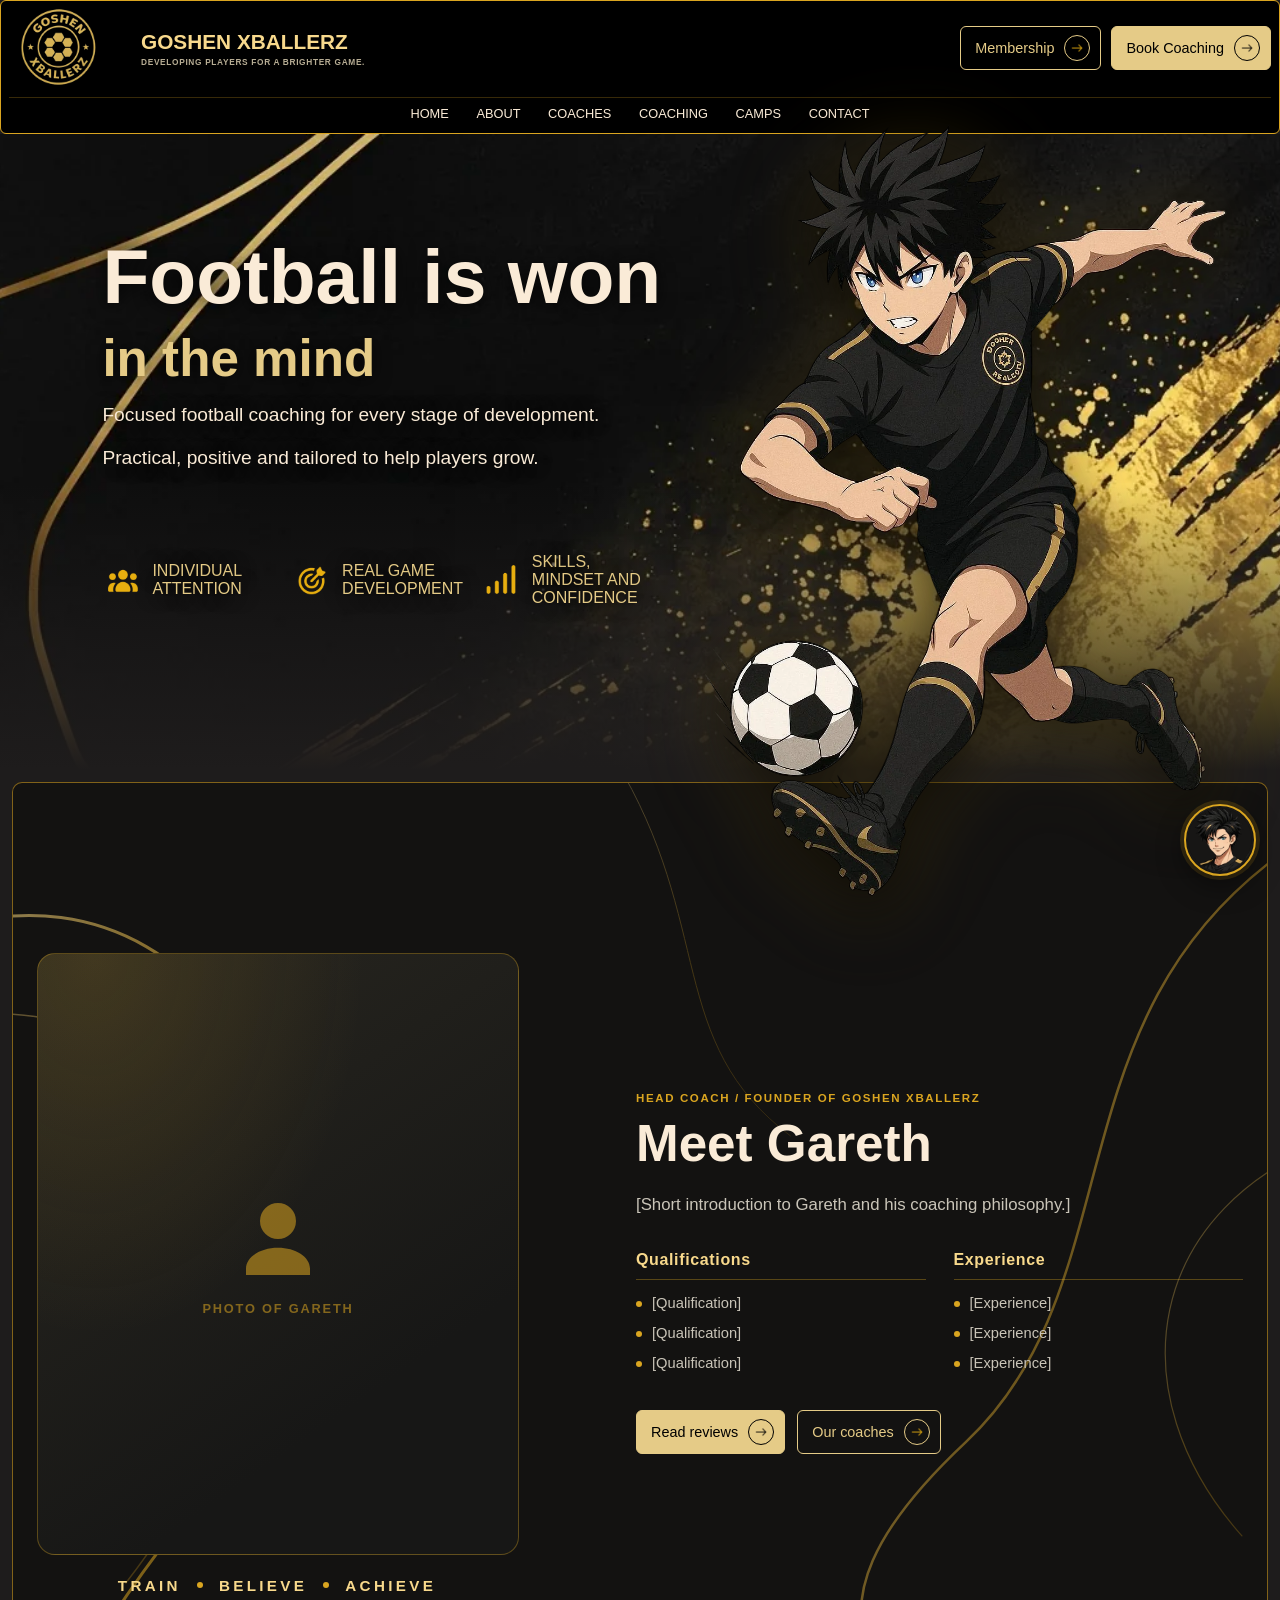
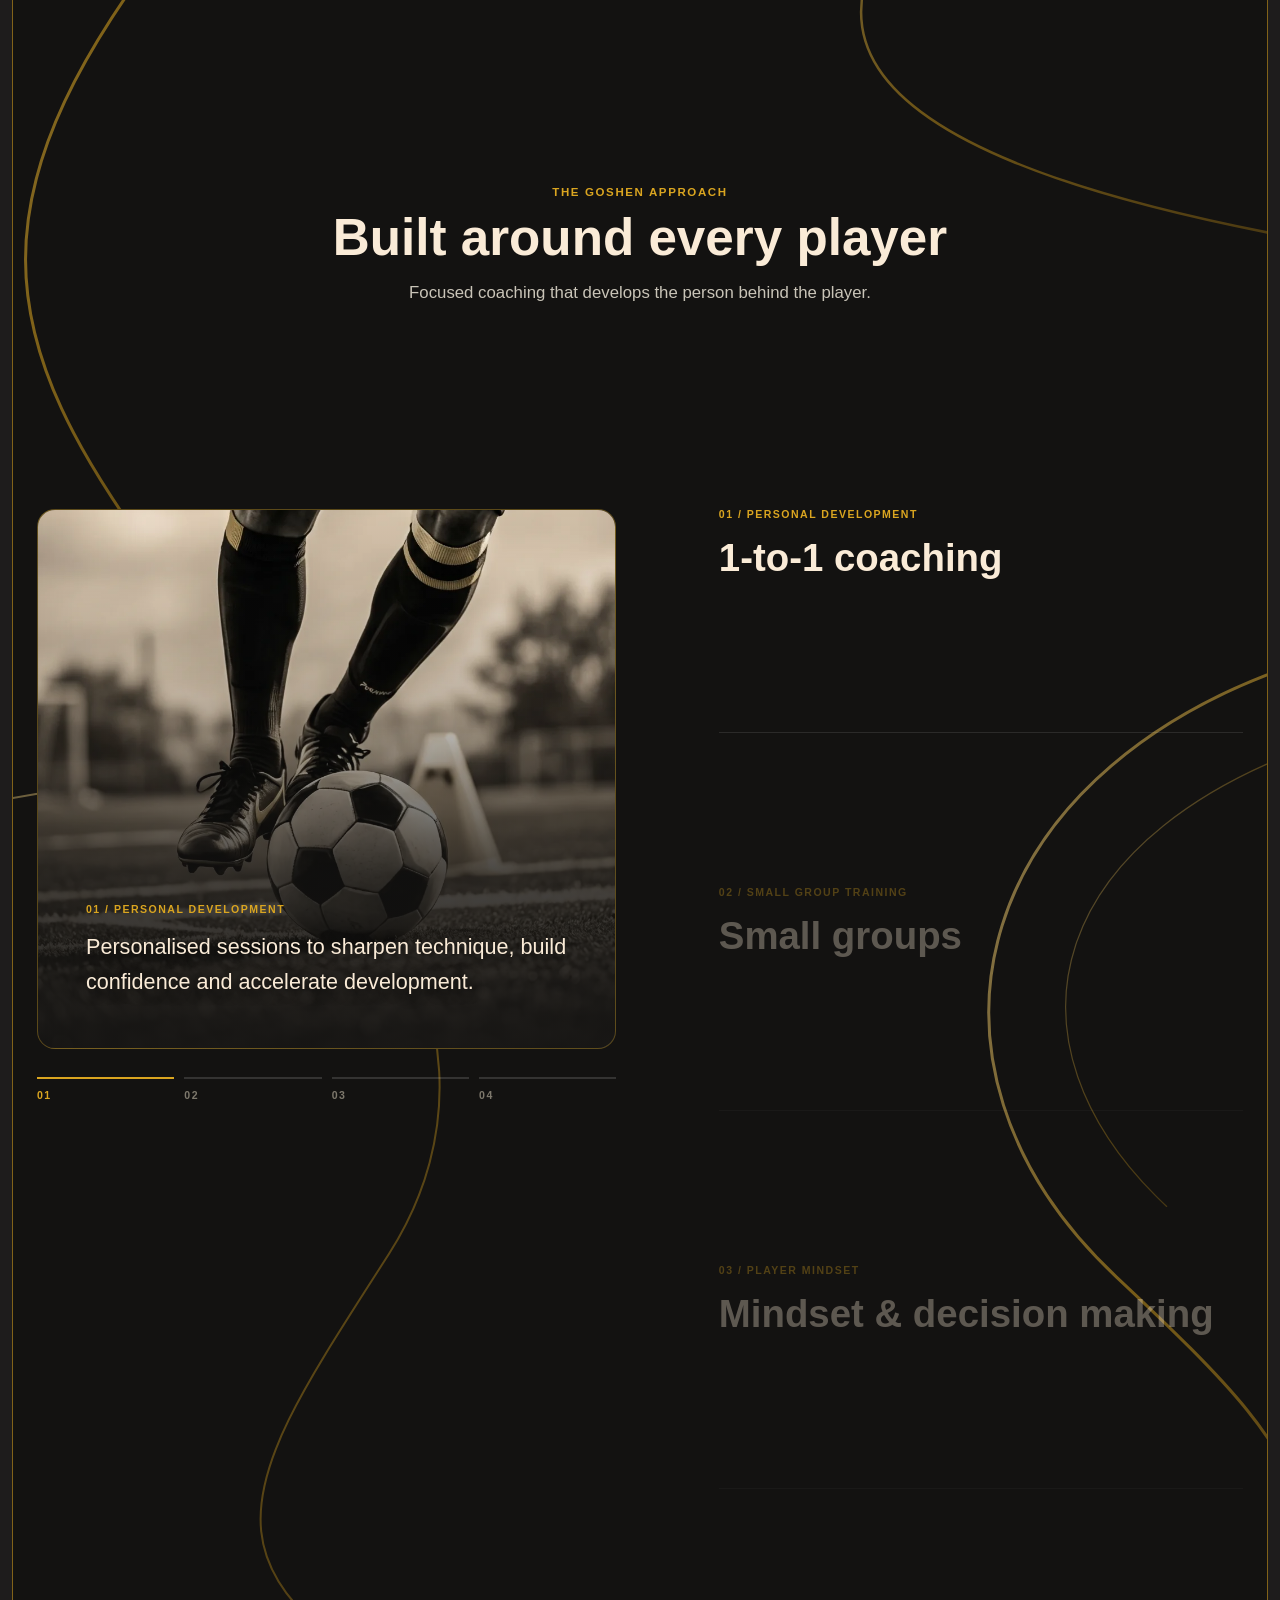
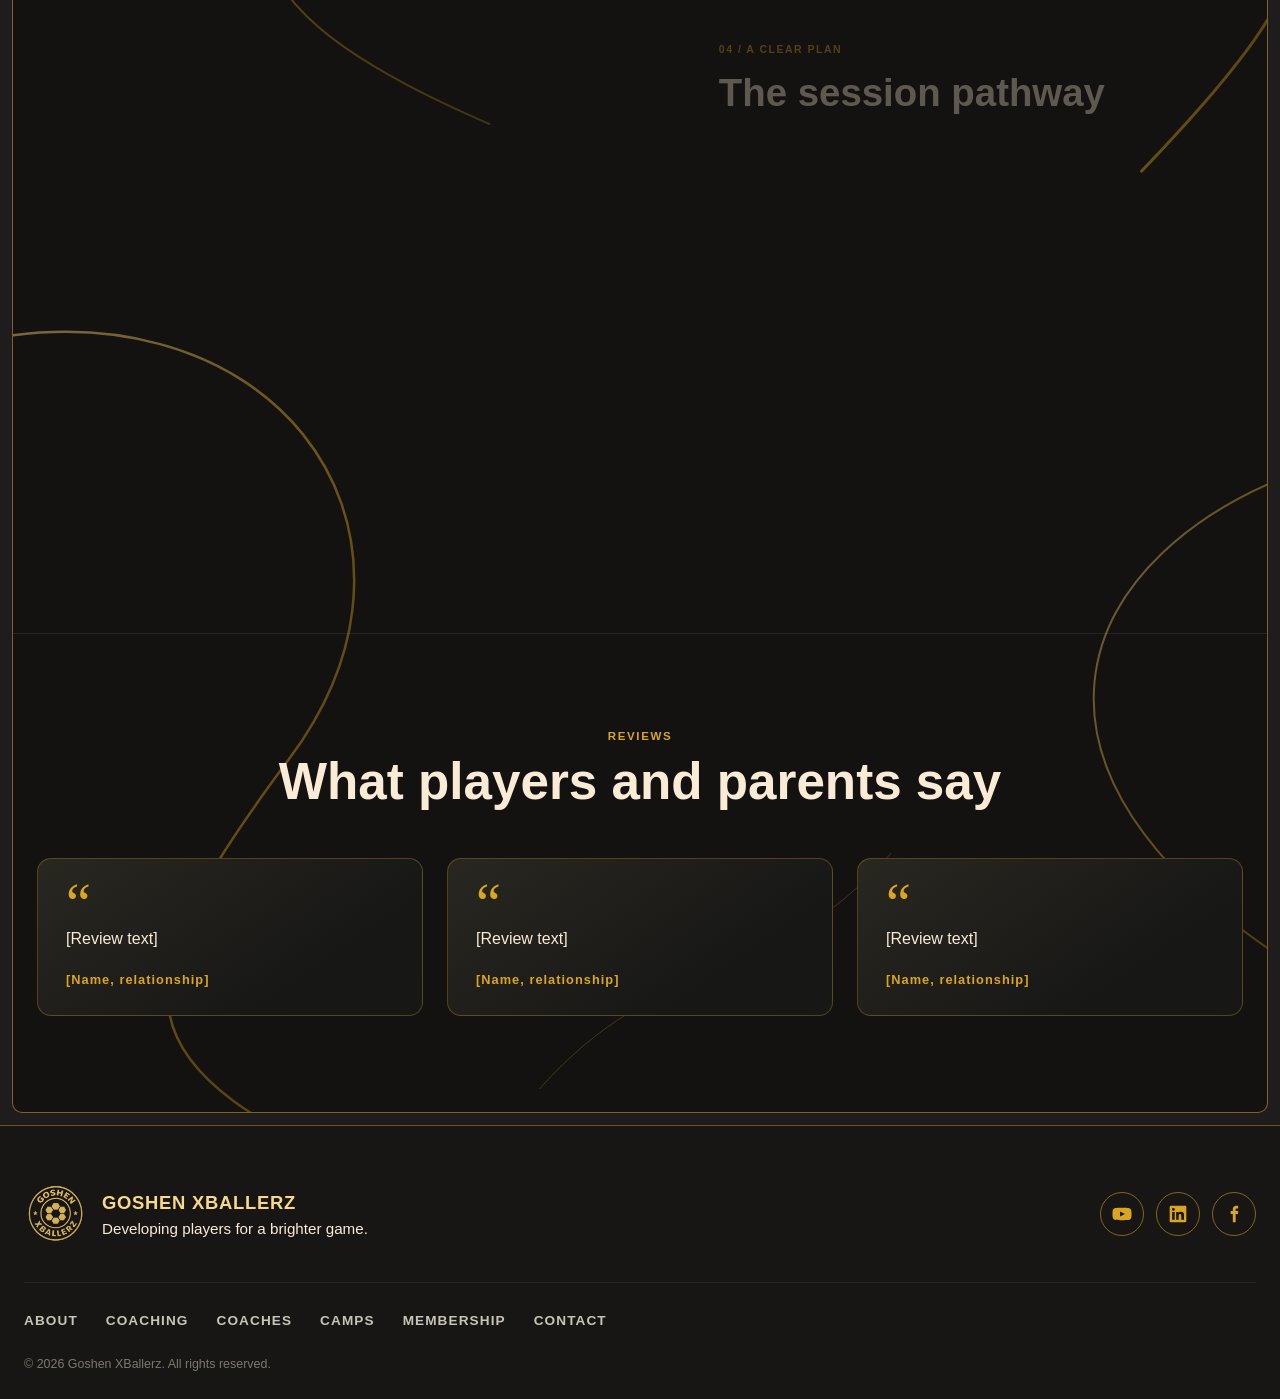
<file: index.html>
<!DOCTYPE html>
<html lang="en">
<head>
    <meta charset="UTF-8">
    <meta name="viewport" content="width=device-width, initial-scale=1.0">
    <title>Goshen XBallerz</title>
    <link rel="stylesheet" href="styles.css">
    <script src="script.js" defer></script> <!-- all interactive features (pop-ups, FAQ, form…) -->
</head>
<body class="dark-body">
    <!-- ===================== HEADER =====================
         The same header is copied into every page (index, about, coaches,
         contact). If you change a menu link or button, change it in ALL
         pages. aria-current="page" marks the page you're on (gold underline). -->
    <header class="header">
        <button class="home-btn" type="button" aria-label="Go to home page" onclick="window.location.href='index.html'">
        <img src="images/logo.webp" alt="Goshen XBallerz logo" class="logo">
        </button>
        <div class="header-brand">
            <h1 class="site-title">GOSHEN XBALLERZ</h1>
            <p>DEVELOPING PLAYERS FOR A BRIGHTER GAME.</p>
        </div>
        <nav aria-label="Main navigation">
            <ul>
                <li><a href="index.html">HOME</a></li>
                <li><a href="about.html">ABOUT</a></li>
                <li><a href="coaches.html">COACHES</a></li>
                <li><a href="coaching.html">COACHING</a></li>
                <li><a href="camps.html">CAMPS</a></li>
                <li><a href="contact.html">CONTACT</a></li>
            </ul>
        </nav>
        <div class="header-actions">
            <a class="header-button" href="membership.html">
                Membership
                <span class="header-button-arrow"><img src="images/icon-arrow.webp" alt=""></span>
            </a>
            <a class="header-button header-button-primary" href="contact.html">
                Book Coaching
                <span class="header-button-arrow"><img src="images/icon-arrow.webp" alt=""></span>
            </a>
        </div>
    </header>

    <!-- ===================== PAGE CONTENT ===================== -->
    <main class="navbar">
        <div class="title">
            <h1>Football is won</h1>
            <h2>in the mind</h2>
            <p>Focused football coaching for every stage of development.</p>
            <p>Practical, positive and tailored to help players grow.</p>
        </div>
        <div class="description">
            <p><img src="images/icon-individual-attention.webp" alt="Individual Attention"> INDIVIDUAL ATTENTION</p>
            <p><img src="images/icon-game-development.webp" alt="Real Game Development"> REAL GAME DEVELOPMENT</p>
            <p><img src="images/icon-mindset.webp" alt="Skills, Mindset and Confidence"> SKILLS, MINDSET AND CONFIDENCE </p>
        </div>
        <button class="hero-player" type="button" aria-label="Learn about the Goshen XBallerz player" aria-haspopup="dialog" aria-controls="player-dialog">
            <img src="images/hero-player.webp" alt="">
        </button>
    </main>
    <dialog class="player-dialog" id="player-dialog" aria-labelledby="player-dialog-title">
        <div class="player-dialog-content">
            <button class="player-dialog-close" type="button" aria-label="Close player information">&times;</button>
            <p class="player-dialog-label">GOSHEN XBALLERZ</p>
            <h2 id="player-dialog-title">Meet the player</h2>
            <p>Quick on his feet and locked in on the ball, he represents the focus and determination every player brings to the game.</p>
        </div>
    </dialog>
    <div class="page-wrap">
        <!-- Decorative gold lines behind the sections (edit/add <path> elements to change them) -->
        <svg class="page-lines" viewBox="0 0 1000 3000" preserveAspectRatio="none" aria-hidden="true" focusable="false">
            <defs>
                <linearGradient id="page-line-gold" x1="0" y1="0" x2="1" y2="1">
                    <stop offset="0" stop-color="#f8d98c"/>
                    <stop offset="0.5" stop-color="#daa520"/>
                    <stop offset="1" stop-color="#8a6512"/>
                </linearGradient>
            </defs>
            <g fill="none" stroke="url(#page-line-gold)" stroke-linecap="round" vector-effect="non-scaling-stroke">
                <path d="M-40 120 C 180 60, 320 380, 140 620 S -20 980, 120 1180" stroke-width="3" opacity="0.55"/>
                <path d="M-60 200 C 160 160, 280 420, 90 680" stroke-width="1.5" opacity="0.35"/>
                <path d="M1040 40 C 820 180, 900 420, 760 560 S 620 820, 1040 900" stroke-width="2.5" opacity="0.45"/>
                <path d="M1060 300 C 900 360, 880 520, 980 640" stroke-width="1.2" opacity="0.3"/>
                <path d="M-30 1380 C 260 1300, 420 1560, 300 1760 S 120 2040, 380 2160" stroke-width="2" opacity="0.4"/>
                <path d="M1050 1250 C 760 1340, 700 1600, 880 1780 S 1080 2000, 900 2200" stroke-width="3" opacity="0.5"/>
                <path d="M1060 1320 C 820 1400, 780 1580, 920 1720" stroke-width="1.2" opacity="0.3"/>
                <path d="M-50 2350 C 200 2280, 360 2500, 220 2700 S 80 2960, 300 3060" stroke-width="2.5" opacity="0.45"/>
                <path d="M1040 2450 C 840 2520, 760 2720, 1060 2900" stroke-width="2" opacity="0.4"/>
                <path d="M480 -20 C 560 120, 520 220, 620 300" stroke-width="1" opacity="0.25"/>
                <path d="M420 2980 C 520 2860, 600 2900, 700 2780" stroke-width="1" opacity="0.25"/>
            </g>
        </svg>
    <section class="coach-intro" aria-labelledby="coach-title">
        <div class="coach-inner">
            <div class="coach-media">
                <figure class="coach-photo">
                    <!-- Replace this placeholder with: <img src="images/gareth.jpg" alt="Gareth, head coach at Goshen XBallerz"> -->
                    <div class="coach-photo-placeholder" aria-hidden="true">
                        <svg viewBox="0 0 24 24" focusable="false"><path d="M12 12a4.5 4.5 0 1 0 0-9 4.5 4.5 0 0 0 0 9zm0 2.2c-4.4 0-8 2.3-8 5.2V21h16v-1.6c0-2.9-3.6-5.2-8-5.2z"/></svg>
                        <span>Photo of Gareth</span>
                    </div>
                </figure>
                <p class="coach-motto">Train<span class="coach-motto-dot" aria-hidden="true"></span>Believe<span class="coach-motto-dot" aria-hidden="true"></span>Achieve</p>
            </div>
            <div class="coach-copy">
                <p class="feature-eyebrow">HEAD COACH / FOUNDER OF GOSHEN XBALLERZ</p>
                <h2 id="coach-title">Meet Gareth</h2>
                <p class="coach-lead">[Short introduction to Gareth and his coaching philosophy.]</p>
                <div class="coach-details">
                    <div class="coach-detail">
                        <h3>Qualifications</h3>
                        <ul>
                            <li>[Qualification]</li>
                            <li>[Qualification]</li>
                            <li>[Qualification]</li>
                        </ul>
                    </div>
                    <div class="coach-detail">
                        <h3>Experience</h3>
                        <ul>
                            <li>[Experience]</li>
                            <li>[Experience]</li>
                            <li>[Experience]</li>
                        </ul>
                    </div>
                </div>
                <div class="coach-actions">
                    <a class="header-button header-button-primary coach-button" href="#reviews">
                        Read reviews
                        <span class="header-button-arrow coach-button-arrow"><img src="images/icon-arrow.webp" alt=""></span>
                    </a>
                    <a class="header-button coach-button" href="coaches.html">
                        Our coaches
                        <span class="header-button-arrow"><img src="images/icon-arrow.webp" alt=""></span>
                    </a>
                </div>
            </div>
        </div>
    </section>
    <section class="content feature-showcase" aria-labelledby="features-title">
        <div class="feature-intro">
            <p class="feature-eyebrow">THE GOSHEN APPROACH</p>
            <h2 id="features-title">Built around every player</h2>
            <p>Focused coaching that develops the person behind the player.</p>
        </div>
        <div class="feature-layout">
            <!-- Sticky left panel: filled automatically from the .feature-copy articles (see script.js) -->
            <aside class="feature-visual-column" aria-label="Coaching feature details">
                <div class="feature-description-stage" aria-live="polite"></div>
                <ol class="feature-progress" aria-hidden="true"></ol>
            </aside>
            <div class="feature-list">
                <article class="feature-copy is-active" data-feature="one-to-one">
                    <p class="feature-number">01 / PERSONAL DEVELOPMENT</p>
                    <h3>1-to-1 coaching</h3>
                    <div class="feature-summary">
                        <img class="feature-image" src="images/feature-one-to-one.webp" alt="Close-up of a player with the ball at their feet during a training drill" loading="lazy" decoding="async">
                        <p>Personalised sessions to sharpen technique, build confidence and accelerate development.</p>
                    </div>
                </article>
                <article class="feature-copy" data-feature="small-groups">
                    <p class="feature-number">02 / SMALL GROUP TRAINING</p>
                    <h3>Small groups</h3>
                    <div class="feature-summary">
                        <img class="feature-image" src="images/feature-small-groups.webp" alt="Players working through a cone drill together in a small group" loading="lazy" decoding="async">
                        <p>Focused, high-quality sessions in a small group environment with players of similar ability.</p>
                    </div>
                </article>
                <article class="feature-copy" data-feature="mindset">
                    <p class="feature-number">03 / PLAYER MINDSET</p>
                    <h3>Mindset &amp; decision making</h3>
                    <div class="feature-summary">
                        <img class="feature-image" src="images/feature-mindset.webp" alt="A focused player looking out over the training ground" loading="lazy" decoding="async">
                        <p>Develop the thinking behind better decisions, composure and consistent performance.</p>
                    </div>
                </article>
                <article class="feature-copy" data-feature="pathway">
                    <p class="feature-number">04 / A CLEAR PLAN</p>
                    <h3>The session pathway</h3>
                    <div class="feature-summary">
                        <p>Each session moves through three purposeful stages, helping players practise, apply and reflect.</p>
                        <ol class="pathway-list">
                            <li><strong>Technical practice</strong><span>Build and refine core skills with purposeful repetition.</span></li>
                            <li><strong>Game-related challenges</strong><span>Apply skills in realistic, pressured situations.</span></li>
                            <li><strong>Reflection</strong><span>Review, learn and set clear next steps.</span></li>
                        </ol>
                    </div>
                </article>
            </div>
        </div>
    </section>
    <section class="reviews" id="reviews" aria-labelledby="reviews-title">
        <div class="reviews-inner">
            <p class="feature-eyebrow">REVIEWS</p>
            <h2 id="reviews-title">What players and parents say</h2>
            <!-- Replace the bracketed placeholders with real reviews -->
            <ul class="reviews-list">
                <li class="review-card">
                    <blockquote>
                        <p>[Review text]</p>
                    </blockquote>
                    <p class="review-author">[Name, relationship]</p>
                </li>
                <li class="review-card">
                    <blockquote>
                        <p>[Review text]</p>
                    </blockquote>
                    <p class="review-author">[Name, relationship]</p>
                </li>
                <li class="review-card">
                    <blockquote>
                        <p>[Review text]</p>
                    </blockquote>
                    <p class="review-author">[Name, relationship]</p>
                </li>
            </ul>
        </div>
    </section>
    </div>
    <!-- ===================== FOOTER =====================
         Same footer on every page – change it in ALL pages. -->
    <footer class="site-footer">
        <div class="footer-inner">
            <div class="footer-top">
                <a class="footer-brand" href="index.html" aria-label="Goshen XBallerz home">
                    <img src="images/logo.webp" alt="" class="footer-logo">
                    <span>
                        <span class="footer-name">GOSHEN XBALLERZ</span>
                        <span class="footer-tagline">Developing players for a brighter game.</span>
                    </span>
                </a>
                <!-- Replace each href="#" with the club's real profile URL -->
                <ul class="footer-social" aria-label="Social media">
                    <li>
                        <a href="#" target="_blank" rel="noopener noreferrer" aria-label="Goshen XBallerz on YouTube">
                            <svg viewBox="0 0 24 24" aria-hidden="true" focusable="false"><path d="M23 7.2a3 3 0 0 0-2.1-2.1C19 4.6 12 4.6 12 4.6s-7 0-8.9.5A3 3 0 0 0 1 7.2 31 31 0 0 0 .5 12 31 31 0 0 0 1 16.8a3 3 0 0 0 2.1 2.1c1.9.5 8.9.5 8.9.5s7 0 8.9-.5a3 3 0 0 0 2.1-2.1 31 31 0 0 0 .5-4.8 31 31 0 0 0-.5-4.8zM9.7 15.1V8.9l5.8 3.1-5.8 3.1z" fill-rule="evenodd"/></svg>
                        </a>
                    </li>
                    <li>
                        <a href="#" target="_blank" rel="noopener noreferrer" aria-label="Goshen XBallerz on LinkedIn">
                            <svg viewBox="0 0 24 24" aria-hidden="true" focusable="false"><path d="M20.4 2H3.6A1.6 1.6 0 0 0 2 3.6v16.8A1.6 1.6 0 0 0 3.6 22h16.8a1.6 1.6 0 0 0 1.6-1.6V3.6A1.6 1.6 0 0 0 20.4 2zM8 19H5V9.5h3V19zM6.5 8.2a1.7 1.7 0 1 1 0-3.4 1.7 1.7 0 0 1 0 3.4zM19 19h-3v-4.6c0-1.1 0-2.5-1.5-2.5s-1.7 1.1-1.7 2.4V19h-3V9.5h2.9v1.3a3.2 3.2 0 0 1 2.9-1.6c3.1 0 3.6 2 3.6 4.7V19z" fill-rule="evenodd"/></svg>
                        </a>
                    </li>
                    <li>
                        <a href="#" target="_blank" rel="noopener noreferrer" aria-label="Goshen XBallerz on Facebook">
                            <svg viewBox="0 0 24 24" aria-hidden="true" focusable="false"><path d="M14 8.5V6.8c0-.8.2-1.3 1.4-1.3H17V2.2A21 21 0 0 0 14.6 2C12.2 2 10.6 3.5 10.6 6.1v2.4H8V12h2.6v10H14V12h2.7l.4-3.5H14z"/></svg>
                        </a>
                    </li>
                </ul>
            </div>
            <nav class="footer-nav" aria-label="Footer navigation">
                <ul>
                    <li><a href="about.html">About</a></li>
                    <li><a href="coaching.html">Coaching</a></li>
                    <li><a href="coaches.html">Coaches</a></li>
                    <li><a href="camps.html">Camps</a></li>
                    <li><a href="membership.html">Membership</a></li>
                    <li><a href="contact.html">Contact</a></li>
                </ul>
            </nav>
            <p class="footer-copy">&copy; <span class="footer-year">2026</span> Goshen XBallerz. All rights reserved.</p>
        </div>
    </footer>
</body>
</html>
</file>
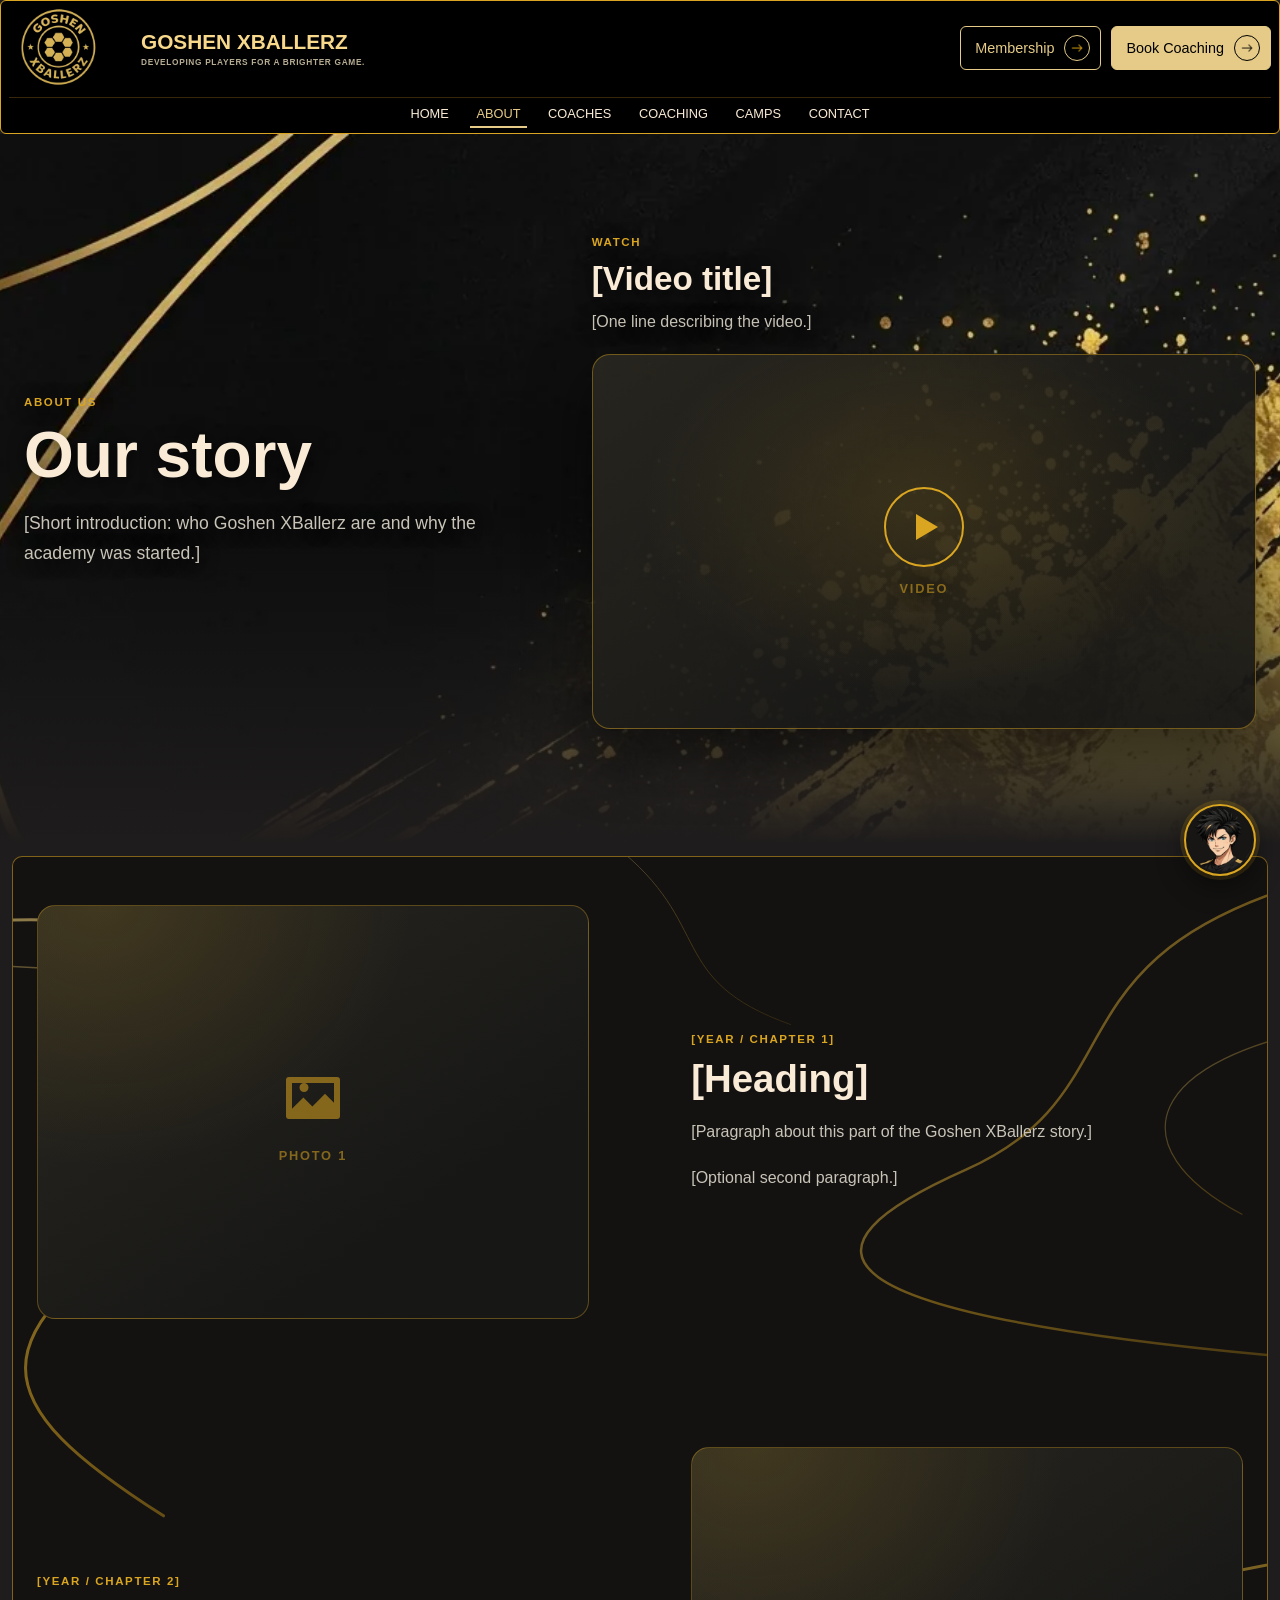
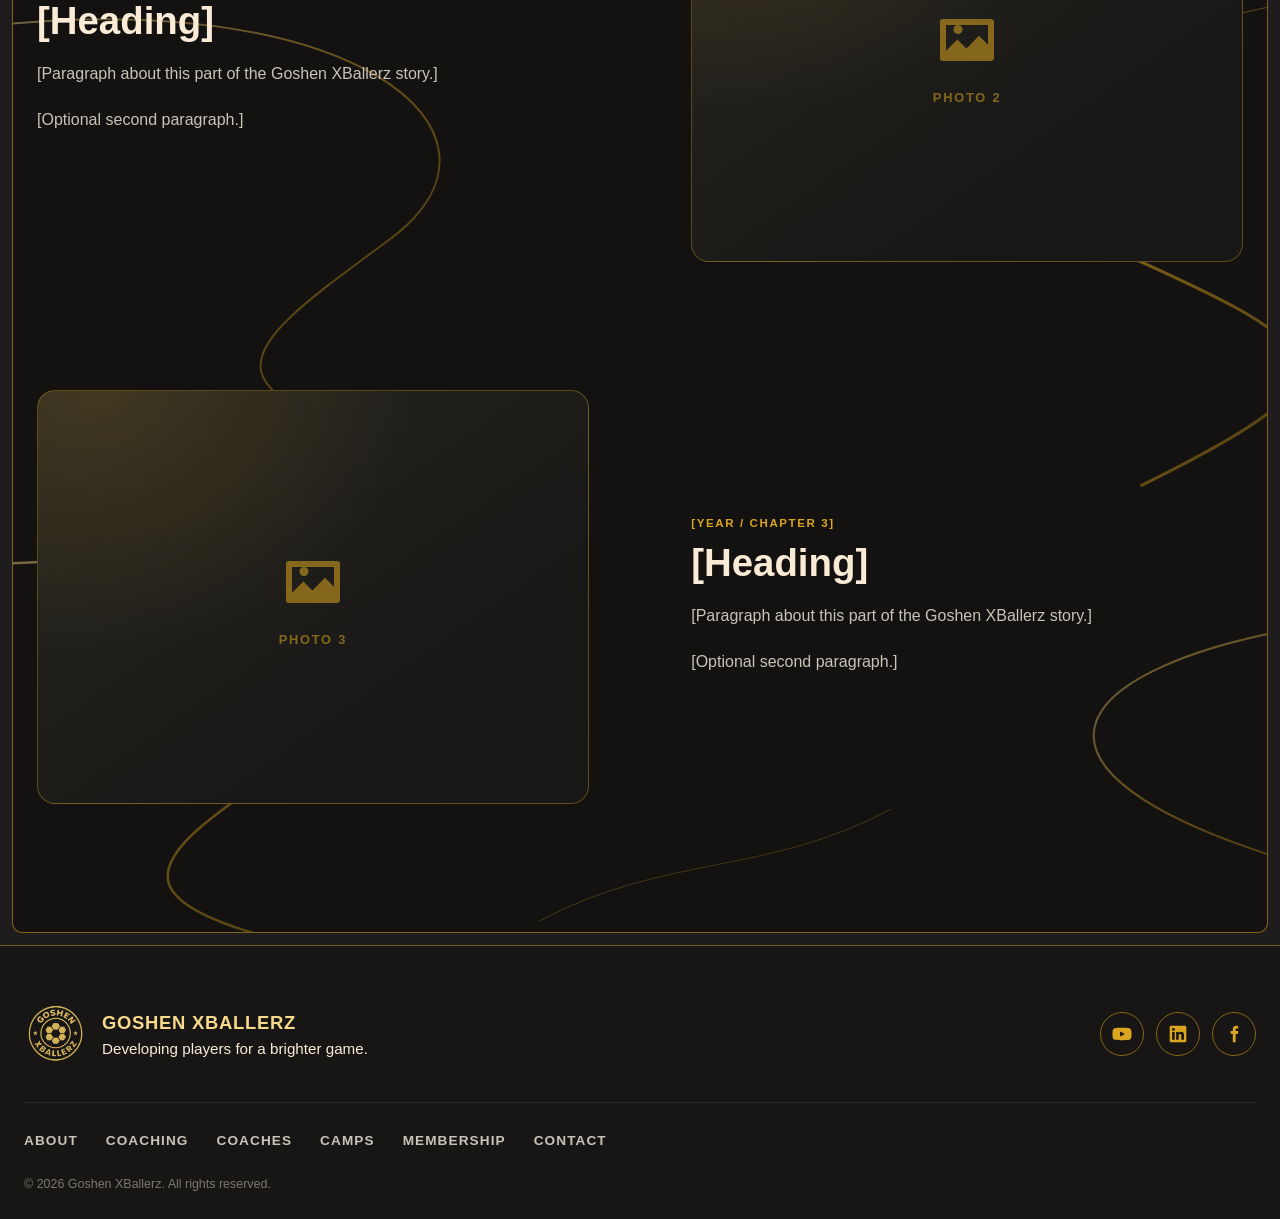
<file: about.html>
<!DOCTYPE html>
<html lang="en">
<head>
    <meta charset="UTF-8">
    <meta name="viewport" content="width=device-width, initial-scale=1.0">
    <title>About | Goshen XBallerz</title>
    <link rel="stylesheet" href="styles.css">
    <script src="script.js" defer></script> <!-- all interactive features (pop-ups, FAQ, form…) -->
</head>
<body class="about-body">
    <!-- ===================== HEADER =====================
         The same header is copied into every page (index, about, coaches,
         contact). If you change a menu link or button, change it in ALL
         pages. aria-current="page" marks the page you're on (gold underline). -->
    <header class="header">
        <button class="home-btn" type="button" aria-label="Go to home page" onclick="window.location.href='index.html'">
        <img src="images/logo.webp" alt="Goshen XBallerz logo" class="logo">
        </button>
        <div class="header-brand">
            <h1 class="site-title">GOSHEN XBALLERZ</h1>
            <p>DEVELOPING PLAYERS FOR A BRIGHTER GAME.</p>
        </div>
        <nav aria-label="Main navigation">
            <ul>
                <li><a href="index.html">HOME</a></li>
                <li><a href="about.html" aria-current="page">ABOUT</a></li>
                <li><a href="coaches.html">COACHES</a></li>
                <li><a href="coaching.html">COACHING</a></li>
                <li><a href="camps.html">CAMPS</a></li>
                <li><a href="contact.html">CONTACT</a></li>
            </ul>
        </nav>
        <div class="header-actions">
            <a class="header-button" href="membership.html">
                Membership
                <span class="header-button-arrow"><img src="images/icon-arrow.webp" alt=""></span>
            </a>
            <a class="header-button header-button-primary" href="contact.html">
                Book Coaching
                <span class="header-button-arrow"><img src="images/icon-arrow.webp" alt=""></span>
            </a>
        </div>
    </header>

    <!-- ===================== PAGE CONTENT ===================== -->
    <main class="about-page">
        <section class="about-hero" aria-labelledby="about-title">
            <div class="about-hero-inner">
                <div class="about-hero-copy">
                    <p class="feature-eyebrow">ABOUT US</p>
                    <h2 id="about-title">Our story</h2>
                    <p class="about-lead">[Short introduction: who Goshen XBallerz are and why the academy was started.]</p>
                </div>
                <div class="about-hero-video" aria-labelledby="video-title">
                    <p class="feature-eyebrow">WATCH</p>
                    <h3 id="video-title">[Video title]</h3>
                    <p class="video-lead">[One line describing the video.]</p>
                    <div class="video-frame">
                        <!-- Replace the placeholder below with ONE of these:
                             YouTube:  <iframe src="https://www.youtube.com/embed/VIDEO_ID" title="Describe the video" allow="accelerometer; autoplay; clipboard-write; encrypted-media; gyroscope; picture-in-picture" allowfullscreen></iframe>
                             Own file: <video src="videos/your-video.mp4" controls playsinline poster="images/your-poster.jpg"></video> -->
                        <div class="media-placeholder" aria-hidden="true">
                            <span class="video-play"></span>
                            <span>Video</span>
                        </div>
                    </div>
                </div>
            </div>
        </section>

        <div class="page-wrap">
            <!-- Decorative gold lines behind the sections (edit/add <path> elements to change them) -->
            <svg class="page-lines" viewBox="0 0 1000 3000" preserveAspectRatio="none" aria-hidden="true" focusable="false">
                <defs>
                    <linearGradient id="page-line-gold" x1="0" y1="0" x2="1" y2="1">
                        <stop offset="0" stop-color="#f8d98c"/>
                        <stop offset="0.5" stop-color="#daa520"/>
                        <stop offset="1" stop-color="#8a6512"/>
                    </linearGradient>
                </defs>
                <g fill="none" stroke="url(#page-line-gold)" stroke-linecap="round" vector-effect="non-scaling-stroke">
                    <path d="M-40 120 C 180 60, 320 380, 140 620 S -20 980, 120 1180" stroke-width="3" opacity="0.55"/>
                    <path d="M-60 200 C 160 160, 280 420, 90 680" stroke-width="1.5" opacity="0.35"/>
                    <path d="M1040 40 C 820 180, 900 420, 760 560 S 620 820, 1040 900" stroke-width="2.5" opacity="0.45"/>
                    <path d="M1060 300 C 900 360, 880 520, 980 640" stroke-width="1.2" opacity="0.3"/>
                    <path d="M-30 1380 C 260 1300, 420 1560, 300 1760 S 120 2040, 380 2160" stroke-width="2" opacity="0.4"/>
                    <path d="M1050 1250 C 760 1340, 700 1600, 880 1780 S 1080 2000, 900 2200" stroke-width="3" opacity="0.5"/>
                    <path d="M1060 1320 C 820 1400, 780 1580, 920 1720" stroke-width="1.2" opacity="0.3"/>
                    <path d="M-50 2350 C 200 2280, 360 2500, 220 2700 S 80 2960, 300 3060" stroke-width="2.5" opacity="0.45"/>
                    <path d="M1040 2450 C 840 2520, 760 2720, 1060 2900" stroke-width="2" opacity="0.4"/>
                    <path d="M480 -20 C 560 120, 520 220, 620 300" stroke-width="1" opacity="0.25"/>
                    <path d="M420 2980 C 520 2860, 600 2900, 700 2780" stroke-width="1" opacity="0.25"/>
                </g>
            </svg>
        <!-- Company history: image and text swap sides on every row.
             Copy a whole <article class="story-row"> block to add another chapter. -->
        <section class="story" aria-label="Company history">
            <article class="story-row">
                <figure class="story-media">
                    <!-- Replace with: <img src="images/your-photo.jpg" alt="Describe the photo"> -->
                    <div class="media-placeholder" aria-hidden="true">
                        <svg viewBox="0 0 24 24" focusable="false"><path d="M4 5h16a1 1 0 0 1 1 1v12a1 1 0 0 1-1 1H4a1 1 0 0 1-1-1V6a1 1 0 0 1 1-1zm1 2v8.6l3.8-3.8 3 3 4.2-4.2L19 13.6V7H5zm4 3a1.5 1.5 0 1 1 0-3 1.5 1.5 0 0 1 0 3z"/></svg>
                        <span>Photo 1</span>
                    </div>
                </figure>
                <div class="story-copy">
                    <p class="feature-eyebrow">[YEAR / CHAPTER 1]</p>
                    <h2>[Heading]</h2>
                    <p>[Paragraph about this part of the Goshen XBallerz story.]</p>
                    <p>[Optional second paragraph.]</p>
                </div>
            </article>
            <article class="story-row">
                <figure class="story-media">
                    <!-- Replace with: <img src="images/your-photo.jpg" alt="Describe the photo"> -->
                    <div class="media-placeholder" aria-hidden="true">
                        <svg viewBox="0 0 24 24" focusable="false"><path d="M4 5h16a1 1 0 0 1 1 1v12a1 1 0 0 1-1 1H4a1 1 0 0 1-1-1V6a1 1 0 0 1 1-1zm1 2v8.6l3.8-3.8 3 3 4.2-4.2L19 13.6V7H5zm4 3a1.5 1.5 0 1 1 0-3 1.5 1.5 0 0 1 0 3z"/></svg>
                        <span>Photo 2</span>
                    </div>
                </figure>
                <div class="story-copy">
                    <p class="feature-eyebrow">[YEAR / CHAPTER 2]</p>
                    <h2>[Heading]</h2>
                    <p>[Paragraph about this part of the Goshen XBallerz story.]</p>
                    <p>[Optional second paragraph.]</p>
                </div>
            </article>
            <article class="story-row">
                <figure class="story-media">
                    <!-- Replace with: <img src="images/your-photo.jpg" alt="Describe the photo"> -->
                    <div class="media-placeholder" aria-hidden="true">
                        <svg viewBox="0 0 24 24" focusable="false"><path d="M4 5h16a1 1 0 0 1 1 1v12a1 1 0 0 1-1 1H4a1 1 0 0 1-1-1V6a1 1 0 0 1 1-1zm1 2v8.6l3.8-3.8 3 3 4.2-4.2L19 13.6V7H5zm4 3a1.5 1.5 0 1 1 0-3 1.5 1.5 0 0 1 0 3z"/></svg>
                        <span>Photo 3</span>
                    </div>
                </figure>
                <div class="story-copy">
                    <p class="feature-eyebrow">[YEAR / CHAPTER 3]</p>
                    <h2>[Heading]</h2>
                    <p>[Paragraph about this part of the Goshen XBallerz story.]</p>
                    <p>[Optional second paragraph.]</p>
                </div>
            </article>
        </section>
        </div>

    </main>
    <!-- ===================== FOOTER =====================
         Same footer on every page – change it in ALL pages. -->
    <footer class="site-footer">
        <div class="footer-inner">
            <div class="footer-top">
                <a class="footer-brand" href="index.html" aria-label="Goshen XBallerz home">
                    <img src="images/logo.webp" alt="" class="footer-logo">
                    <span>
                        <span class="footer-name">GOSHEN XBALLERZ</span>
                        <span class="footer-tagline">Developing players for a brighter game.</span>
                    </span>
                </a>
                <!-- Replace each href="#" with the club's real profile URL -->
                <ul class="footer-social" aria-label="Social media">
                    <li>
                        <a href="#" target="_blank" rel="noopener noreferrer" aria-label="Goshen XBallerz on YouTube">
                            <svg viewBox="0 0 24 24" aria-hidden="true" focusable="false"><path d="M23 7.2a3 3 0 0 0-2.1-2.1C19 4.6 12 4.6 12 4.6s-7 0-8.9.5A3 3 0 0 0 1 7.2 31 31 0 0 0 .5 12 31 31 0 0 0 1 16.8a3 3 0 0 0 2.1 2.1c1.9.5 8.9.5 8.9.5s7 0 8.9-.5a3 3 0 0 0 2.1-2.1 31 31 0 0 0 .5-4.8 31 31 0 0 0-.5-4.8zM9.7 15.1V8.9l5.8 3.1-5.8 3.1z" fill-rule="evenodd"/></svg>
                        </a>
                    </li>
                    <li>
                        <a href="#" target="_blank" rel="noopener noreferrer" aria-label="Goshen XBallerz on LinkedIn">
                            <svg viewBox="0 0 24 24" aria-hidden="true" focusable="false"><path d="M20.4 2H3.6A1.6 1.6 0 0 0 2 3.6v16.8A1.6 1.6 0 0 0 3.6 22h16.8a1.6 1.6 0 0 0 1.6-1.6V3.6A1.6 1.6 0 0 0 20.4 2zM8 19H5V9.5h3V19zM6.5 8.2a1.7 1.7 0 1 1 0-3.4 1.7 1.7 0 0 1 0 3.4zM19 19h-3v-4.6c0-1.1 0-2.5-1.5-2.5s-1.7 1.1-1.7 2.4V19h-3V9.5h2.9v1.3a3.2 3.2 0 0 1 2.9-1.6c3.1 0 3.6 2 3.6 4.7V19z" fill-rule="evenodd"/></svg>
                        </a>
                    </li>
                    <li>
                        <a href="#" target="_blank" rel="noopener noreferrer" aria-label="Goshen XBallerz on Facebook">
                            <svg viewBox="0 0 24 24" aria-hidden="true" focusable="false"><path d="M14 8.5V6.8c0-.8.2-1.3 1.4-1.3H17V2.2A21 21 0 0 0 14.6 2C12.2 2 10.6 3.5 10.6 6.1v2.4H8V12h2.6v10H14V12h2.7l.4-3.5H14z"/></svg>
                        </a>
                    </li>
                </ul>
            </div>
            <nav class="footer-nav" aria-label="Footer navigation">
                <ul>
                    <li><a href="about.html">About</a></li>
                    <li><a href="coaching.html">Coaching</a></li>
                    <li><a href="coaches.html">Coaches</a></li>
                    <li><a href="camps.html">Camps</a></li>
                    <li><a href="membership.html">Membership</a></li>
                    <li><a href="contact.html">Contact</a></li>
                </ul>
            </nav>
            <p class="footer-copy">&copy; <span class="footer-year">2026</span> Goshen XBallerz. All rights reserved.</p>
        </div>
    </footer>
</body>
</html>
</file>
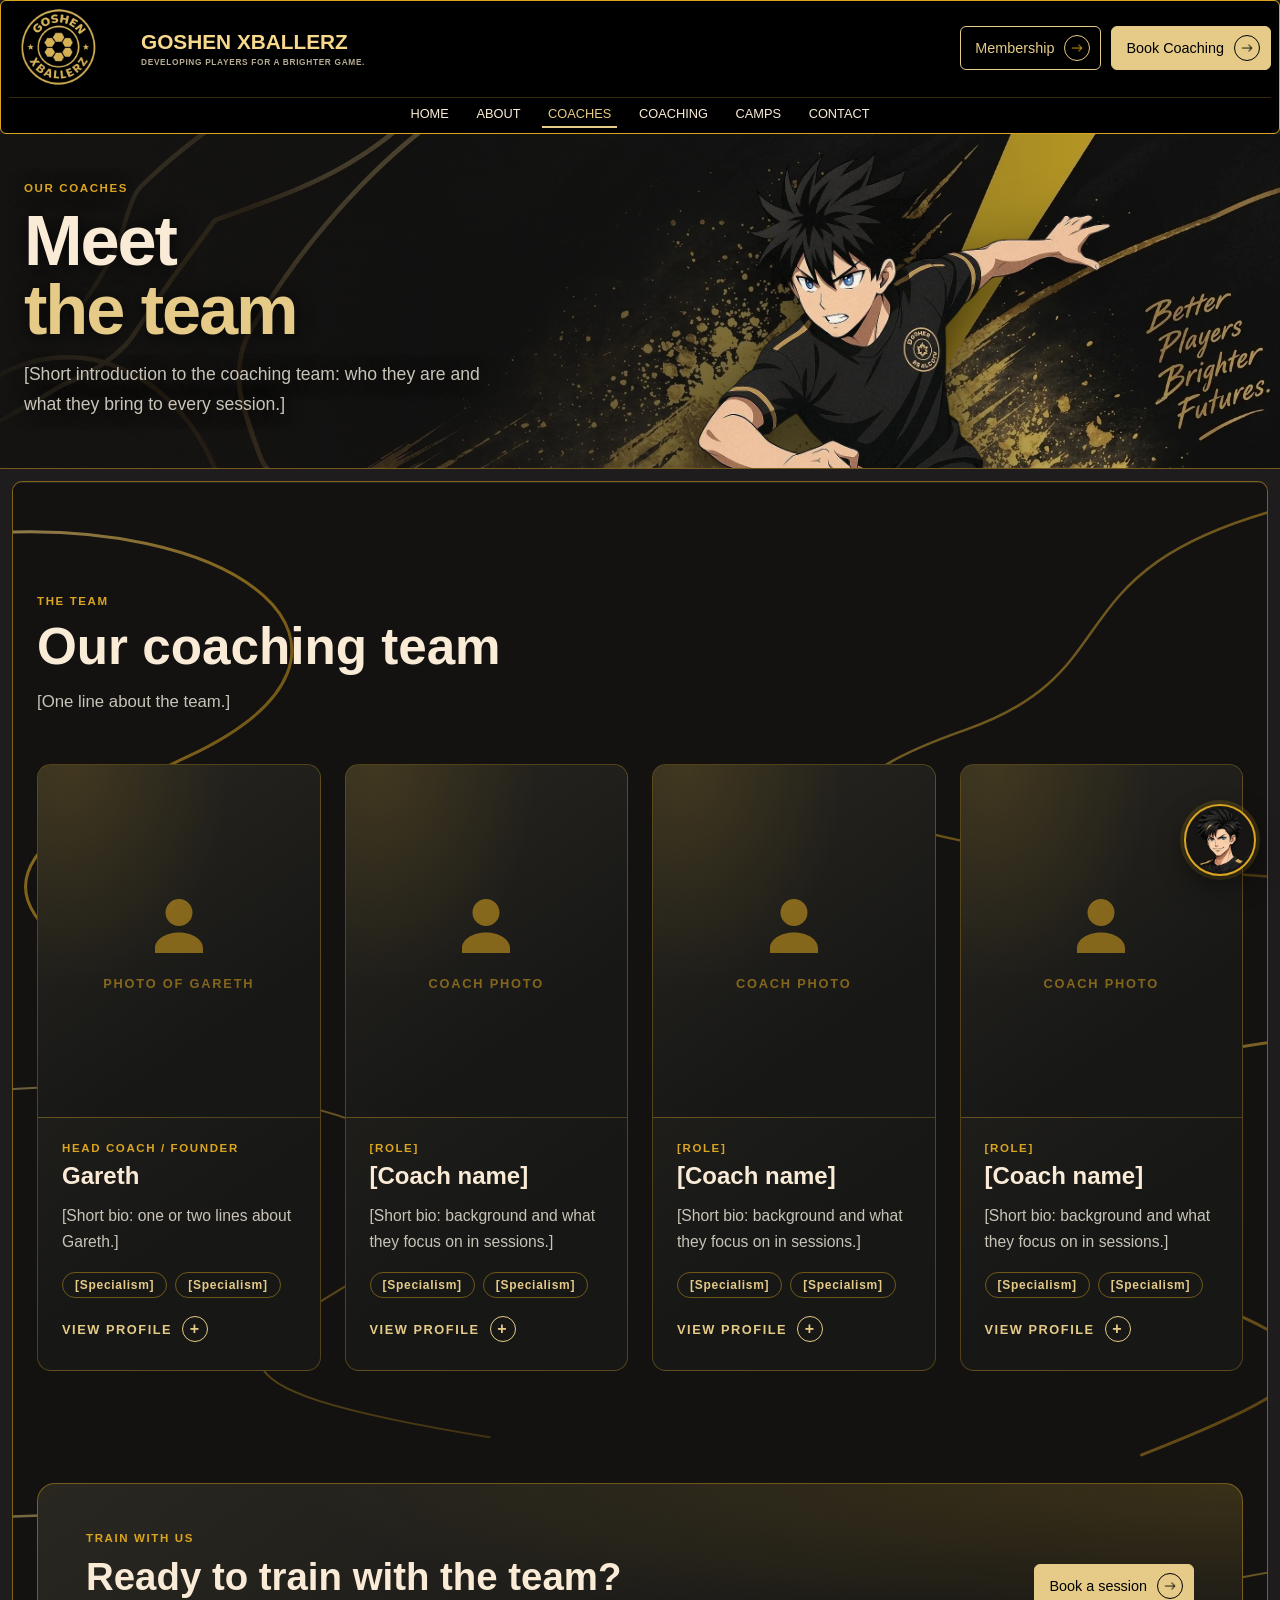
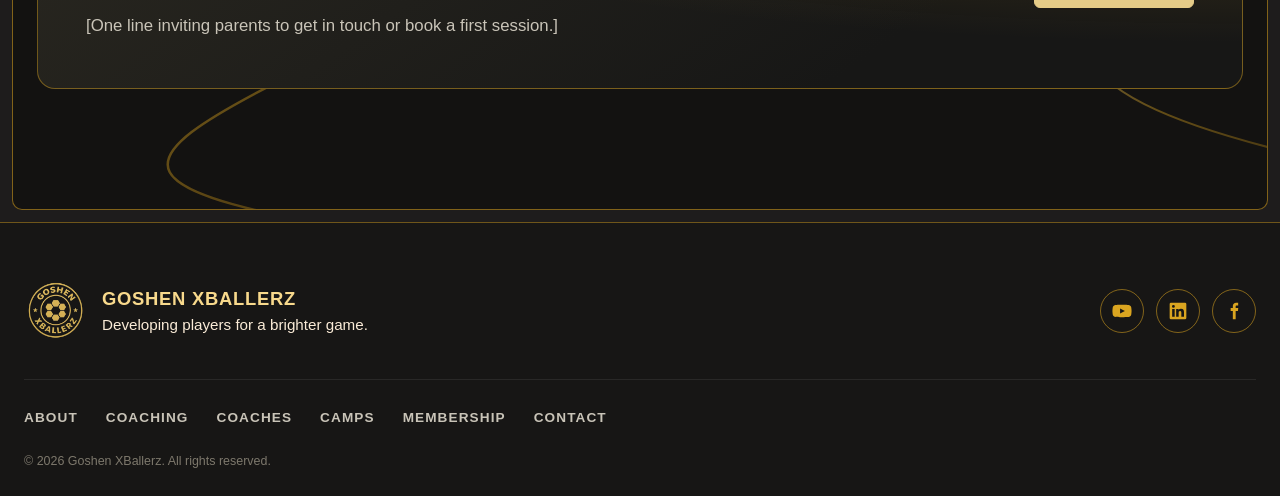
<file: coaches.html>
<!DOCTYPE html>
<html lang="en">
<head>
    <meta charset="UTF-8">
    <meta name="viewport" content="width=device-width, initial-scale=1.0">
    <title>Coaches | Goshen XBallerz</title>
    <link rel="stylesheet" href="styles.css">
    <script src="script.js" defer></script> <!-- all interactive features (pop-ups, FAQ, form…) -->
</head>
<body class="about-body">
    <!-- ===================== HEADER =====================
         The same header is copied into every page (index, about, coaches,
         contact). If you change a menu link or button, change it in ALL
         pages. aria-current="page" marks the page you're on (gold underline). -->
    <header class="header">
        <button class="home-btn" type="button" aria-label="Go to home page" onclick="window.location.href='index.html'">
        <img src="images/logo.webp" alt="Goshen XBallerz logo" class="logo">
        </button>
        <div class="header-brand">
            <h1 class="site-title">GOSHEN XBALLERZ</h1>
            <p>DEVELOPING PLAYERS FOR A BRIGHTER GAME.</p>
        </div>
        <nav aria-label="Main navigation">
            <ul>
                <li><a href="index.html">HOME</a></li>
                <li><a href="about.html">ABOUT</a></li>
                <li><a href="coaches.html" aria-current="page">COACHES</a></li>
                <li><a href="coaching.html">COACHING</a></li>
                <li><a href="camps.html">CAMPS</a></li>
                <li><a href="contact.html">CONTACT</a></li>
            </ul>
        </nav>
        <div class="header-actions">
            <a class="header-button" href="membership.html">
                Membership
                <span class="header-button-arrow"><img src="images/icon-arrow.webp" alt=""></span>
            </a>
            <a class="header-button header-button-primary" href="contact.html">
                Book Coaching
                <span class="header-button-arrow"><img src="images/icon-arrow.webp" alt=""></span>
            </a>
        </div>
    </header>

    <!-- ===================== PAGE CONTENT ===================== -->
    <main class="about-page coaches-page">
        <!-- Intro: same banner as the Contact page, heading left, player right
             (the player runs down behind the page so only his upper body shows) -->
        <section class="contact-hero coaches-hero" aria-labelledby="coaches-title">
            <div class="contact-hero-inner">
                <div class="contact-hero-copy">
                    <p class="feature-eyebrow">OUR COACHES</p>
                    <h2 id="coaches-title">Meet <span>the team</span></h2>
                    <p class="about-lead">[Short introduction to the coaching team: who they are and what they bring to every session.]</p>
                </div>
                <img class="contact-hero-player" src="images/hero-player.webp" alt="">
            </div>
        </section>

        <div class="page-wrap">
            <!-- Decorative gold lines behind the sections (edit/add <path> elements to change them) -->
            <svg class="page-lines" viewBox="0 0 1000 3000" preserveAspectRatio="none" aria-hidden="true" focusable="false">
                <defs>
                    <linearGradient id="page-line-gold" x1="0" y1="0" x2="1" y2="1">
                        <stop offset="0" stop-color="#f8d98c"/>
                        <stop offset="0.5" stop-color="#daa520"/>
                        <stop offset="1" stop-color="#8a6512"/>
                    </linearGradient>
                </defs>
                <g fill="none" stroke="url(#page-line-gold)" stroke-linecap="round" vector-effect="non-scaling-stroke">
                    <path d="M-40 120 C 180 60, 320 380, 140 620 S -20 980, 120 1180" stroke-width="3" opacity="0.55"/>
                    <path d="M1040 40 C 820 180, 900 420, 760 560 S 620 820, 1040 900" stroke-width="2.5" opacity="0.45"/>
                    <path d="M-30 1380 C 260 1300, 420 1560, 300 1760 S 120 2040, 380 2160" stroke-width="2" opacity="0.4"/>
                    <path d="M1050 1250 C 760 1340, 700 1600, 880 1780 S 1080 2000, 900 2200" stroke-width="3" opacity="0.5"/>
                    <path d="M-50 2350 C 200 2280, 360 2500, 220 2700 S 80 2960, 300 3060" stroke-width="2.5" opacity="0.45"/>
                    <path d="M1040 2450 C 840 2520, 760 2720, 1060 2900" stroke-width="2" opacity="0.4"/>
                </g>
            </svg>

            <!-- Coaching team. Each card opens a pop-up with the coach's full profile.
                 To add a coach, copy a whole <li class="team-card"> block (including its
                 hidden "team-profile" part, which is the pop-up content). -->
            <section class="team" aria-labelledby="team-title">
                <div class="team-inner">
                    <div class="team-intro">
                        <p class="feature-eyebrow">THE TEAM</p>
                        <h2 id="team-title">Our coaching team</h2>
                        <p>[One line about the team.]</p>
                    </div>
                    <ul class="team-list">
                        <li class="team-card">
                            <figure class="team-photo">
                                <!-- Replace with: <img src="images/gareth.jpg" alt="Photo of Gareth"> -->
                                <div class="media-placeholder" aria-hidden="true">
                                    <svg viewBox="0 0 24 24" focusable="false"><path d="M12 12a4.5 4.5 0 1 0 0-9 4.5 4.5 0 0 0 0 9zm0 2.2c-4.4 0-8 2.3-8 5.2V21h16v-1.6c0-2.9-3.6-5.2-8-5.2z"/></svg>
                                    <span>Photo of Gareth</span>
                                </div>
                            </figure>
                            <div class="team-copy">
                                <p class="feature-eyebrow">HEAD COACH / FOUNDER</p>
                                <h3>Gareth</h3>
                                <p>[Short bio: one or two lines about Gareth.]</p>
                                <ul class="team-tags" aria-label="Specialisms">
                                    <li>[Specialism]</li>
                                    <li>[Specialism]</li>
                                </ul>
                                <button class="team-profile-button" type="button" aria-haspopup="dialog">View profile<span aria-hidden="true">+</span></button>
                            </div>
                            <!-- Pop-up content: shown when the card is clicked -->
                            <div class="team-profile" hidden>
                                <p>[Longer bio for the pop-up: Gareth's background, why he started Goshen XBallerz and his coaching philosophy.]</p>
                                <div class="coach-details">
                                    <div class="coach-detail">
                                        <h3>Qualifications</h3>
                                        <ul>
                                            <li>[Qualification]</li>
                                            <li>[Qualification]</li>
                                        </ul>
                                    </div>
                                    <div class="coach-detail">
                                        <h3>Experience</h3>
                                        <ul>
                                            <li>[Experience]</li>
                                            <li>[Experience]</li>
                                        </ul>
                                    </div>
                                </div>
                            </div>
                        </li>
                        <li class="team-card">
                            <figure class="team-photo">
                                <!-- Replace with: <img src="images/coach-1.jpg" alt="Coach photo"> -->
                                <div class="media-placeholder" aria-hidden="true">
                                    <svg viewBox="0 0 24 24" focusable="false"><path d="M12 12a4.5 4.5 0 1 0 0-9 4.5 4.5 0 0 0 0 9zm0 2.2c-4.4 0-8 2.3-8 5.2V21h16v-1.6c0-2.9-3.6-5.2-8-5.2z"/></svg>
                                    <span>Coach photo</span>
                                </div>
                            </figure>
                            <div class="team-copy">
                                <p class="feature-eyebrow">[ROLE]</p>
                                <h3>[Coach name]</h3>
                                <p>[Short bio: background and what they focus on in sessions.]</p>
                                <ul class="team-tags" aria-label="Specialisms">
                                    <li>[Specialism]</li>
                                    <li>[Specialism]</li>
                                </ul>
                                <button class="team-profile-button" type="button" aria-haspopup="dialog">View profile<span aria-hidden="true">+</span></button>
                            </div>
                            <!-- Pop-up content: shown when the card is clicked -->
                            <div class="team-profile" hidden>
                                <p>[Longer bio for the pop-up: the coach's background, playing/coaching history and what players can expect from their sessions.]</p>
                                <div class="coach-details">
                                    <div class="coach-detail">
                                        <h3>Qualifications</h3>
                                        <ul>
                                            <li>[Qualification]</li>
                                            <li>[Qualification]</li>
                                        </ul>
                                    </div>
                                    <div class="coach-detail">
                                        <h3>Experience</h3>
                                        <ul>
                                            <li>[Experience]</li>
                                            <li>[Experience]</li>
                                        </ul>
                                    </div>
                                </div>
                            </div>
                        </li>
                        <li class="team-card">
                            <figure class="team-photo">
                                <!-- Replace with: <img src="images/coach-2.jpg" alt="Coach photo"> -->
                                <div class="media-placeholder" aria-hidden="true">
                                    <svg viewBox="0 0 24 24" focusable="false"><path d="M12 12a4.5 4.5 0 1 0 0-9 4.5 4.5 0 0 0 0 9zm0 2.2c-4.4 0-8 2.3-8 5.2V21h16v-1.6c0-2.9-3.6-5.2-8-5.2z"/></svg>
                                    <span>Coach photo</span>
                                </div>
                            </figure>
                            <div class="team-copy">
                                <p class="feature-eyebrow">[ROLE]</p>
                                <h3>[Coach name]</h3>
                                <p>[Short bio: background and what they focus on in sessions.]</p>
                                <ul class="team-tags" aria-label="Specialisms">
                                    <li>[Specialism]</li>
                                    <li>[Specialism]</li>
                                </ul>
                                <button class="team-profile-button" type="button" aria-haspopup="dialog">View profile<span aria-hidden="true">+</span></button>
                            </div>
                            <!-- Pop-up content: shown when the card is clicked -->
                            <div class="team-profile" hidden>
                                <p>[Longer bio for the pop-up: the coach's background, playing/coaching history and what players can expect from their sessions.]</p>
                                <div class="coach-details">
                                    <div class="coach-detail">
                                        <h3>Qualifications</h3>
                                        <ul>
                                            <li>[Qualification]</li>
                                            <li>[Qualification]</li>
                                        </ul>
                                    </div>
                                    <div class="coach-detail">
                                        <h3>Experience</h3>
                                        <ul>
                                            <li>[Experience]</li>
                                            <li>[Experience]</li>
                                        </ul>
                                    </div>
                                </div>
                            </div>
                        </li>
                        <li class="team-card">
                            <figure class="team-photo">
                                <!-- Replace with: <img src="images/coach-3.jpg" alt="Coach photo"> -->
                                <div class="media-placeholder" aria-hidden="true">
                                    <svg viewBox="0 0 24 24" focusable="false"><path d="M12 12a4.5 4.5 0 1 0 0-9 4.5 4.5 0 0 0 0 9zm0 2.2c-4.4 0-8 2.3-8 5.2V21h16v-1.6c0-2.9-3.6-5.2-8-5.2z"/></svg>
                                    <span>Coach photo</span>
                                </div>
                            </figure>
                            <div class="team-copy">
                                <p class="feature-eyebrow">[ROLE]</p>
                                <h3>[Coach name]</h3>
                                <p>[Short bio: background and what they focus on in sessions.]</p>
                                <ul class="team-tags" aria-label="Specialisms">
                                    <li>[Specialism]</li>
                                    <li>[Specialism]</li>
                                </ul>
                                <button class="team-profile-button" type="button" aria-haspopup="dialog">View profile<span aria-hidden="true">+</span></button>
                            </div>
                            <!-- Pop-up content: shown when the card is clicked -->
                            <div class="team-profile" hidden>
                                <p>[Longer bio for the pop-up: the coach's background, playing/coaching history and what players can expect from their sessions.]</p>
                                <div class="coach-details">
                                    <div class="coach-detail">
                                        <h3>Qualifications</h3>
                                        <ul>
                                            <li>[Qualification]</li>
                                            <li>[Qualification]</li>
                                        </ul>
                                    </div>
                                    <div class="coach-detail">
                                        <h3>Experience</h3>
                                        <ul>
                                            <li>[Experience]</li>
                                            <li>[Experience]</li>
                                        </ul>
                                    </div>
                                </div>
                            </div>
                        </li>
                    </ul>
                </div>
            </section>

            <!-- Shared pop-up, filled in from the clicked card by script.js -->
            <dialog class="player-dialog coach-dialog" id="coach-dialog" aria-labelledby="coach-dialog-title">
                <div class="player-dialog-content coach-dialog-content">
                    <button class="player-dialog-close" type="button" aria-label="Close coach profile">&times;</button>
                    <div class="coach-dialog-photo"></div>
                    <div class="coach-dialog-body">
                        <p class="player-dialog-label coach-dialog-role"></p>
                        <h2 id="coach-dialog-title"></h2>
                        <div class="coach-dialog-profile"></div>
                    </div>
                </div>
            </dialog>

            <!-- Closing call to action -->
            <section class="coaches-cta" aria-labelledby="coaches-cta-title">
                <div class="coaches-cta-inner">
                    <div>
                        <p class="feature-eyebrow">TRAIN WITH US</p>
                        <h2 id="coaches-cta-title">Ready to train with the team?</h2>
                        <p>[One line inviting parents to get in touch or book a first session.]</p>
                    </div>
                    <a class="header-button header-button-primary coach-button" href="contact.html">
                        Book a session
                        <span class="header-button-arrow coach-button-arrow"><img src="images/icon-arrow.webp" alt=""></span>
                    </a>
                </div>
            </section>
        </div>
    </main>

    <!-- ===================== FOOTER =====================
         Same footer on every page – change it in ALL pages. -->
    <footer class="site-footer">
        <div class="footer-inner">
            <div class="footer-top">
                <a class="footer-brand" href="index.html" aria-label="Goshen XBallerz home">
                    <img src="images/logo.webp" alt="" class="footer-logo">
                    <span>
                        <span class="footer-name">GOSHEN XBALLERZ</span>
                        <span class="footer-tagline">Developing players for a brighter game.</span>
                    </span>
                </a>
                <!-- Replace each href="#" with the club's real profile URL -->
                <ul class="footer-social" aria-label="Social media">
                    <li>
                        <a href="#" target="_blank" rel="noopener noreferrer" aria-label="Goshen XBallerz on YouTube">
                            <svg viewBox="0 0 24 24" aria-hidden="true" focusable="false"><path d="M23 7.2a3 3 0 0 0-2.1-2.1C19 4.6 12 4.6 12 4.6s-7 0-8.9.5A3 3 0 0 0 1 7.2 31 31 0 0 0 .5 12 31 31 0 0 0 1 16.8a3 3 0 0 0 2.1 2.1c1.9.5 8.9.5 8.9.5s7 0 8.9-.5a3 3 0 0 0 2.1-2.1 31 31 0 0 0 .5-4.8 31 31 0 0 0-.5-4.8zM9.7 15.1V8.9l5.8 3.1-5.8 3.1z" fill-rule="evenodd"/></svg>
                        </a>
                    </li>
                    <li>
                        <a href="#" target="_blank" rel="noopener noreferrer" aria-label="Goshen XBallerz on LinkedIn">
                            <svg viewBox="0 0 24 24" aria-hidden="true" focusable="false"><path d="M20.4 2H3.6A1.6 1.6 0 0 0 2 3.6v16.8A1.6 1.6 0 0 0 3.6 22h16.8a1.6 1.6 0 0 0 1.6-1.6V3.6A1.6 1.6 0 0 0 20.4 2zM8 19H5V9.5h3V19zM6.5 8.2a1.7 1.7 0 1 1 0-3.4 1.7 1.7 0 0 1 0 3.4zM19 19h-3v-4.6c0-1.1 0-2.5-1.5-2.5s-1.7 1.1-1.7 2.4V19h-3V9.5h2.9v1.3a3.2 3.2 0 0 1 2.9-1.6c3.1 0 3.6 2 3.6 4.7V19z" fill-rule="evenodd"/></svg>
                        </a>
                    </li>
                    <li>
                        <a href="#" target="_blank" rel="noopener noreferrer" aria-label="Goshen XBallerz on Facebook">
                            <svg viewBox="0 0 24 24" aria-hidden="true" focusable="false"><path d="M14 8.5V6.8c0-.8.2-1.3 1.4-1.3H17V2.2A21 21 0 0 0 14.6 2C12.2 2 10.6 3.5 10.6 6.1v2.4H8V12h2.6v10H14V12h2.7l.4-3.5H14z"/></svg>
                        </a>
                    </li>
                </ul>
            </div>
            <nav class="footer-nav" aria-label="Footer navigation">
                <ul>
                    <li><a href="about.html">About</a></li>
                    <li><a href="coaching.html">Coaching</a></li>
                    <li><a href="coaches.html">Coaches</a></li>
                    <li><a href="camps.html">Camps</a></li>
                    <li><a href="membership.html">Membership</a></li>
                    <li><a href="contact.html">Contact</a></li>
                </ul>
            </nav>
            <p class="footer-copy">&copy; <span class="footer-year">2026</span> Goshen XBallerz. All rights reserved.</p>
        </div>
    </footer>
</body>
</html>
</file>
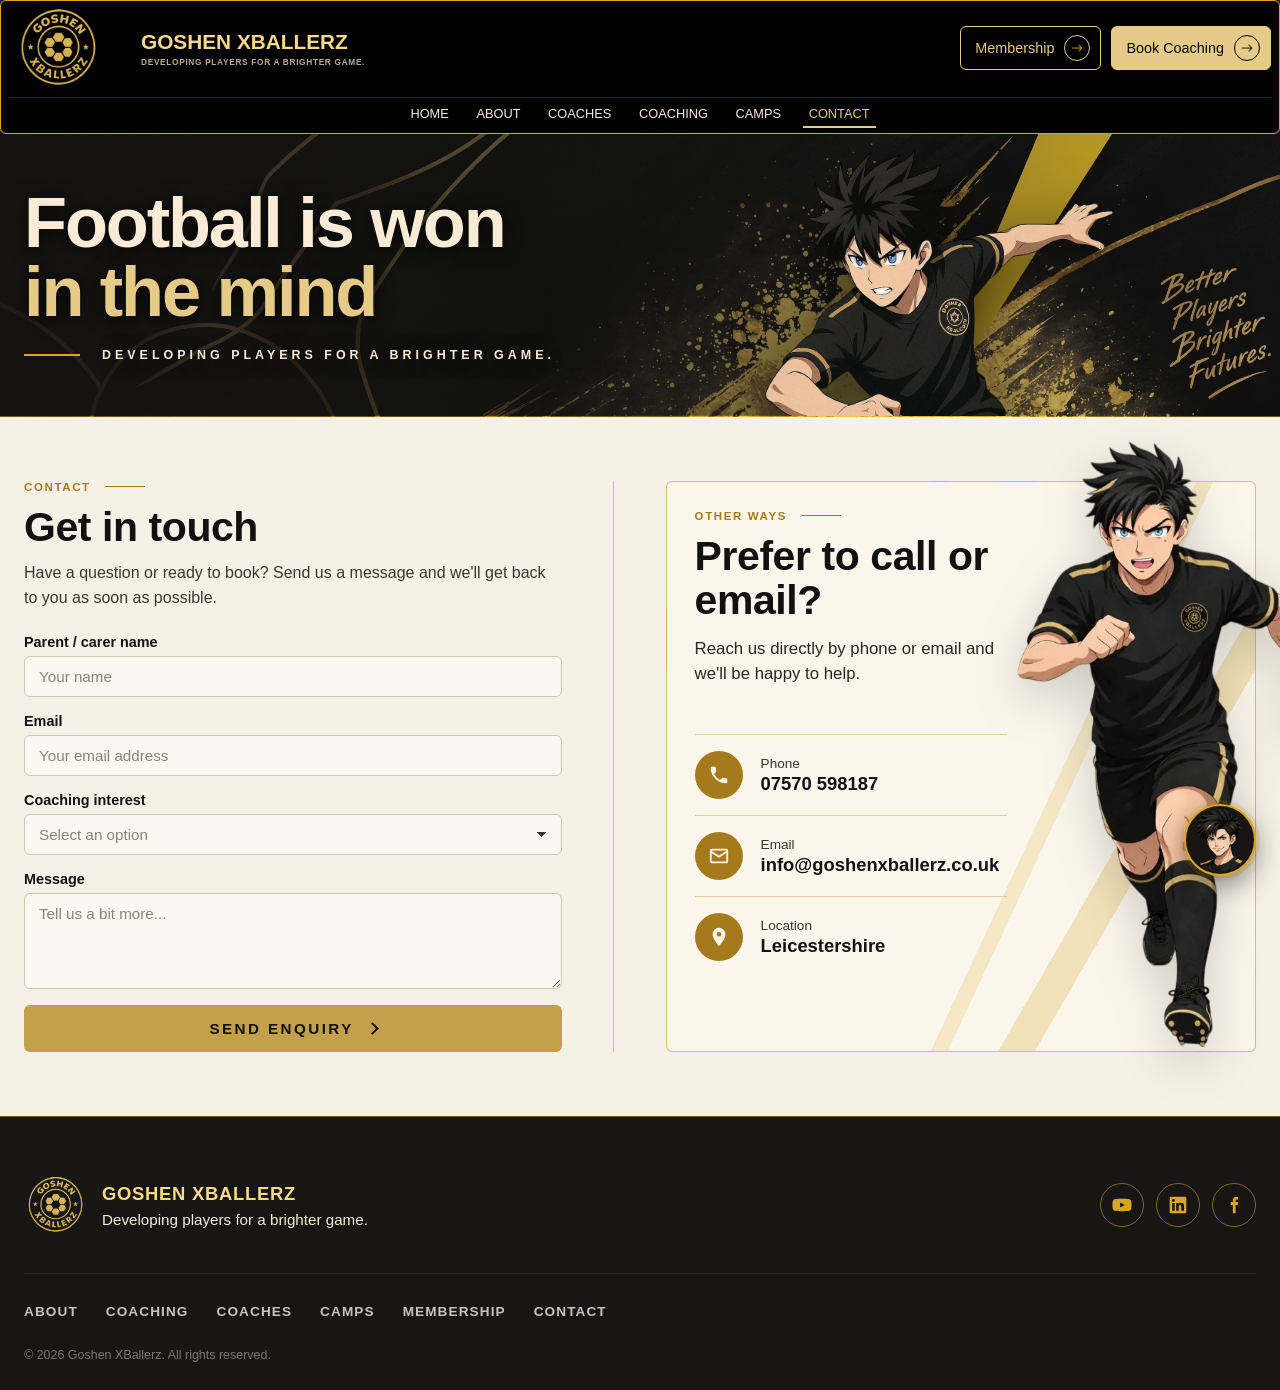
<file: contact.html>
<!DOCTYPE html>
<html lang="en">
<head>
    <meta charset="UTF-8">
    <meta name="viewport" content="width=device-width, initial-scale=1.0">
    <title>Contact | Goshen XBallerz</title>
    <link rel="stylesheet" href="styles.css">
    <script src="script.js" defer></script> <!-- all interactive features (pop-ups, FAQ, form…) -->
</head>
<body class="contact-body">
    <!-- ===================== HEADER =====================
         The same header is copied into every page (index, about, coaches,
         contact). If you change a menu link or button, change it in ALL
         pages. aria-current="page" marks the page you're on (gold underline). -->
    <header class="header">
        <button class="home-btn" type="button" aria-label="Go to home page" onclick="window.location.href='index.html'">
        <img src="images/logo.webp" alt="Goshen XBallerz logo" class="logo">
        </button>
        <div class="header-brand">
            <h1 class="site-title">GOSHEN XBALLERZ</h1>
            <p>DEVELOPING PLAYERS FOR A BRIGHTER GAME.</p>
        </div>
        <nav aria-label="Main navigation">
            <ul>
                <li><a href="index.html">HOME</a></li>
                <li><a href="about.html">ABOUT</a></li>
                <li><a href="coaches.html">COACHES</a></li>
                <li><a href="coaching.html">COACHING</a></li>
                <li><a href="camps.html">CAMPS</a></li>
                <li><a href="contact.html" aria-current="page">CONTACT</a></li>
            </ul>
        </nav>
        <div class="header-actions">
            <a class="header-button" href="membership.html">
                Membership
                <span class="header-button-arrow"><img src="images/icon-arrow.webp" alt=""></span>
            </a>
            <a class="header-button header-button-primary" href="#contact-form">
                Book Coaching
                <span class="header-button-arrow"><img src="images/icon-arrow.webp" alt=""></span>
            </a>
        </div>
    </header>

    <!-- ===================== PAGE CONTENT ===================== -->
    <main class="contact-page">
        <!-- Hero: same gold artwork as the other pages, headline left, player right -->
        <section class="contact-hero" aria-labelledby="contact-hero-title">
            <div class="contact-hero-inner">
                <div class="contact-hero-copy">
                    <h2 id="contact-hero-title">Football is won <span>in the mind</span></h2>
                    <p class="contact-hero-tagline">Developing players for a brighter game.</p>
                </div>
                <img class="contact-hero-player" src="images/hero-player.webp" alt="">
            </div>
        </section>

        <section class="contact-section" aria-label="Contact Goshen XBallerz">
            <div class="contact-inner">
                <!-- Enquiry form -->
                <div class="contact-form-column">
                    <p class="feature-eyebrow contact-eyebrow">CONTACT</p>
                    <h2 id="contact-form-title">Get in touch</h2>
                    <p class="contact-lead">Have a question or ready to book? Send us a message and we'll get back to you as soon as possible.</p>

                    <!-- Sends to proccess.php, which emails the enquiry
                         (the recipient address is set at the top of proccess.php) -->
                    <form class="contact-form" id="contact-form" action="proccess.php" method="post" aria-labelledby="contact-form-title" novalidate>
                        <!-- Spam trap: hidden from visitors, only bots fill it in -->
                        <div class="form-trap" aria-hidden="true">
                            <label for="contact-website">Website</label>
                            <input id="contact-website" name="website" type="text" tabindex="-1" autocomplete="off">
                        </div>
                        <div class="form-field">
                            <label for="contact-name">Parent / carer name</label>
                            <input id="contact-name" name="name" type="text" autocomplete="name" placeholder="Your name" required>
                        </div>
                        <div class="form-field">
                            <label for="contact-email">Email</label>
                            <input id="contact-email" name="email" type="email" autocomplete="email" placeholder="Your email address" required>
                        </div>
                        <div class="form-field">
                            <label for="contact-interest">Coaching interest</label>
                            <select id="contact-interest" name="interest" required>
                                <option value="" disabled selected>Select an option</option>
                                <option>1-to-1 coaching</option>
                                <option>Small group training</option>
                                <option>Camps</option>
                                <option>Membership</option>
                                <option>Become a coach</option>
                                <option>Other enquiry</option>
                            </select>
                        </div>
                        <div class="form-field">
                            <label for="contact-message">Message</label>
                            <textarea id="contact-message" name="message" rows="4" placeholder="Tell us a bit more..." required></textarea>
                        </div>
                        <p class="form-status" role="status" aria-live="polite"></p>
                        <button class="contact-submit" type="submit">
                            Send enquiry
                            <span class="contact-chevron" aria-hidden="true"></span>
                        </button>
                    </form>
                </div>

                <!-- Other ways to get in touch -->
                <aside class="booking-card" aria-labelledby="booking-title">
                    <div class="booking-copy">
                        <p class="feature-eyebrow contact-eyebrow">OTHER WAYS</p>
                        <h2 id="booking-title">Prefer to call or email?</h2>
                        <p>Reach us directly by phone or email and we'll be happy to help.</p>
                        <ul class="contact-details">
                            <li>
                                <span class="contact-icon" aria-hidden="true">
                                    <svg viewBox="0 0 24 24" focusable="false"><path d="M6.6 10.8a15.1 15.1 0 0 0 6.6 6.6l2.2-2.2a1 1 0 0 1 1-.25 11.4 11.4 0 0 0 3.6.57 1 1 0 0 1 1 1V20a1 1 0 0 1-1 1A17 17 0 0 1 3 4a1 1 0 0 1 1-1h3.5a1 1 0 0 1 1 1c0 1.25.2 2.45.57 3.57a1 1 0 0 1-.25 1L6.6 10.8z"/></svg>
                                </span>
                                <span>
                                    <span class="contact-detail-label">Phone</span>
                                    <a class="contact-detail-value" href="tel:+447570598187">07570 598187</a>
                                </span>
                            </li>
                            <li>
                                <span class="contact-icon" aria-hidden="true">
                                    <svg viewBox="0 0 24 24" focusable="false"><path d="M4 4h16a2 2 0 0 1 2 2v12a2 2 0 0 1-2 2H4a2 2 0 0 1-2-2V6a2 2 0 0 1 2-2zm0 2v.5l8 5 8-5V6H4zm16 2.86-7.47 4.67a1 1 0 0 1-1.06 0L4 8.86V18h16V8.86z"/></svg>
                                </span>
                                <span>
                                    <span class="contact-detail-label">Email</span>
                                    <!-- Replace with the address you want shown to visitors -->
                                    <a class="contact-detail-value" href="mailto:info@goshenxballerz.co.uk">info@goshenxballerz.co.uk</a>
                                </span>
                            </li>
                            <li>
                                <span class="contact-icon" aria-hidden="true">
                                    <svg viewBox="0 0 24 24" focusable="false"><path d="M12 2a7 7 0 0 0-7 7c0 5.25 7 13 7 13s7-7.75 7-13a7 7 0 0 0-7-7zm0 9.5A2.5 2.5 0 1 1 12 6.5a2.5 2.5 0 0 1 0 5z"/></svg>
                                </span>
                                <span>
                                    <span class="contact-detail-label">Location</span>
                                    <span class="contact-detail-value">Leicestershire</span>
                                </span>
                            </li>
                        </ul>
                    </div>
                    <img class="booking-player" src="images/player-kai.webp" alt="" loading="lazy" decoding="async">
                </aside>
            </div>
        </section>
    </main>

    <!-- ===================== FOOTER =====================
         Same footer on every page – change it in ALL pages. -->
    <footer class="site-footer">
        <div class="footer-inner">
            <div class="footer-top">
                <a class="footer-brand" href="index.html" aria-label="Goshen XBallerz home">
                    <img src="images/logo.webp" alt="" class="footer-logo">
                    <span>
                        <span class="footer-name">GOSHEN XBALLERZ</span>
                        <span class="footer-tagline">Developing players for a brighter game.</span>
                    </span>
                </a>
                <!-- Replace each href="#" with the club's real profile URL -->
                <ul class="footer-social" aria-label="Social media">
                    <li>
                        <a href="#" target="_blank" rel="noopener noreferrer" aria-label="Goshen XBallerz on YouTube">
                            <svg viewBox="0 0 24 24" aria-hidden="true" focusable="false"><path d="M23 7.2a3 3 0 0 0-2.1-2.1C19 4.6 12 4.6 12 4.6s-7 0-8.9.5A3 3 0 0 0 1 7.2 31 31 0 0 0 .5 12 31 31 0 0 0 1 16.8a3 3 0 0 0 2.1 2.1c1.9.5 8.9.5 8.9.5s7 0 8.9-.5a3 3 0 0 0 2.1-2.1 31 31 0 0 0 .5-4.8 31 31 0 0 0-.5-4.8zM9.7 15.1V8.9l5.8 3.1-5.8 3.1z" fill-rule="evenodd"/></svg>
                        </a>
                    </li>
                    <li>
                        <a href="#" target="_blank" rel="noopener noreferrer" aria-label="Goshen XBallerz on LinkedIn">
                            <svg viewBox="0 0 24 24" aria-hidden="true" focusable="false"><path d="M20.4 2H3.6A1.6 1.6 0 0 0 2 3.6v16.8A1.6 1.6 0 0 0 3.6 22h16.8a1.6 1.6 0 0 0 1.6-1.6V3.6A1.6 1.6 0 0 0 20.4 2zM8 19H5V9.5h3V19zM6.5 8.2a1.7 1.7 0 1 1 0-3.4 1.7 1.7 0 0 1 0 3.4zM19 19h-3v-4.6c0-1.1 0-2.5-1.5-2.5s-1.7 1.1-1.7 2.4V19h-3V9.5h2.9v1.3a3.2 3.2 0 0 1 2.9-1.6c3.1 0 3.6 2 3.6 4.7V19z" fill-rule="evenodd"/></svg>
                        </a>
                    </li>
                    <li>
                        <a href="#" target="_blank" rel="noopener noreferrer" aria-label="Goshen XBallerz on Facebook">
                            <svg viewBox="0 0 24 24" aria-hidden="true" focusable="false"><path d="M14 8.5V6.8c0-.8.2-1.3 1.4-1.3H17V2.2A21 21 0 0 0 14.6 2C12.2 2 10.6 3.5 10.6 6.1v2.4H8V12h2.6v10H14V12h2.7l.4-3.5H14z"/></svg>
                        </a>
                    </li>
                </ul>
            </div>
            <nav class="footer-nav" aria-label="Footer navigation">
                <ul>
                    <li><a href="about.html">About</a></li>
                    <li><a href="coaching.html">Coaching</a></li>
                    <li><a href="coaches.html">Coaches</a></li>
                    <li><a href="camps.html">Camps</a></li>
                    <li><a href="membership.html">Membership</a></li>
                    <li><a href="contact.html">Contact</a></li>
                </ul>
            </nav>
            <p class="footer-copy">&copy; <span class="footer-year">2026</span> Goshen XBallerz. All rights reserved.</p>
        </div>
    </footer>
</body>
</html>
</file>
<file: styles.css>
/* =====================================================================
   GOSHEN XBALLERZ – MAIN STYLESHEET (used by every page)
   ---------------------------------------------------------------------
   HOW THIS FILE IS ORGANISED (search for the "----------" headings):
     1.  Colours & settings  (change the site's colours here)
     2.  Page basics
     3.  Header (logo, menu, Membership / Book Coaching buttons)
     4.  Home page hero (big title + player) and player pop-up
     5.  Home page "Built around every player" scroll section
     6.  Page container with decorative gold lines
     7.  Meet Gareth (home page)
     8.  Reviews (home page)
     9.  Popular questions (FAQ) widget – every page
     10. About page
     11. Footer – every page
     12. Contact page
     13. Compact sticky header – every page
     14. Coaches page

   SCREEN SIZES: each section ends with its own "@media (max-width: …)"
   rules. 1000px = small laptops/tablets, 900px = tablets,
   700px = phones. Edit those blocks to change the mobile layout.
   ===================================================================== */

/* ---------- 1. Colours & settings ----------
   Change a value here and it updates everywhere it is used.
   (Semi-transparent gold is written as rgba(218, 165, 32, 0.xx) –
   218,165,32 is the same colour as --gold.) */
:root{
    --gold: goldenrod;                 /* main gold: borders, labels, icons */
    --gold-light: rgb(229, 203, 135);  /* soft gold: buttons, sub-headings */
    --gold-pale: rgb(248, 217, 140);   /* pale gold: names, small headings */
    --gold-hover: #f0c44e;             /* bright gold when hovering buttons */
    --cream: antiquewhite;             /* main heading / text colour */
    --text-muted: #c9c4b8;             /* grey body text */
    --bg-page: #1e1c1c;                /* dark page background */
    --bg-darkest: #171615;             /* near-black (text on gold, etc.) */
    --bg-popup: #242323;               /* pop-up and speech-bubble background */
    --card-gradient: linear-gradient(145deg, #292720, #171716 72%); /* dark card background */
    --page-width: min(1240px, calc(100% - 48px)); /* max content width on desktop */
    --font: Arial, Helvetica, sans-serif;
}

/* ---------- 2. Page basics ---------- */
body{
    background-color:black;
    color: var(--gold);
    font-family: var(--font);
    margin: 0;
    padding: 0;
}

/* ---------- 3. Header (top of every page) ---------- */
.header{
    position: relative;
    z-index: 4;
    background-color: rgb(0, 0, 0);
    border: 1px solid var(--gold);
    border-radius: 6px;
    box-sizing: border-box;
    width: 100%;
    min-height: 84px;
    padding: 2px 8px;
    color: var(--gold-pale);
    display: flex;
    align-items: center;
    gap: clamp(12px, 2.5vw, 32px);
    font-family: var(--font);
}
.header-brand{
    flex-shrink: 0;
    display: grid;
    gap: 3px;
}
.header-brand p{
    margin: 0;
    color: #b7ad94;
    font-size: 0.52rem;
    font-weight: 700;
    letter-spacing: 0.08em;
    white-space: nowrap;
}
.header h1{
    flex-shrink: 0;
    font-size: 1.3em;
    margin: 0;
    white-space: nowrap;
}
.header nav{
    flex: 1 1 420px;
}
.header ul{
    list-style-type: none;
    margin: 0;
    padding: 0;
    display: flex;
    justify-content: center;
    align-items: center;
    gap: clamp(12px, 2vw, 28px);
    flex-wrap: wrap;
}
.header ul li{
    font-size: 0.8em;
    padding: 4px 1px;
}
.header ul li a{
    display: inline-block;
    position: relative;
    color: var(--cream);
    text-decoration: none;
}
.header ul li a::after{
    position: absolute;
    right: -6px;
    bottom: -7px;
    left: -6px;
    height: 2px;
    background-color: currentColor;
    content: "";
    transform: scaleX(0);
    transform-origin: left;
    transition: transform 160ms ease;
}
.header ul li a:hover::after,
.header ul li a:focus-visible::after{
    transform: scaleX(1);
    color: var(--gold-light);
}
.home-btn{
    height: 90px;
    width: auto;
    flex-shrink: 0;
    overflow: hidden;
    z-index: 2;
    background: transparent;
    border: 0;
    transition:all 360ms ease;
}
.home-btn img{
    height: 100%;
    width: auto;
    object-fit: contain;
    object-position: center;
    pointer-events: none;
}
.home-btn:hover,
.home-btn:focus-visible{
    transform: rotate(70deg);
}
.header-actions{
    display: flex;
    align-items: center;
    gap: 10px;
    flex-shrink: 0;
}
.header-button{
    border: 1px solid var(--gold-light);
    border-radius: 6px;
    padding: 8px 10px 8px 14px;
    color: var(--gold-light);
    font-size: 0.9em;
    text-decoration: none;
    white-space: nowrap;
    display: inline-flex;
    align-items: center;
    gap: 10px;
    transition: background-color 160ms ease, color 160ms ease, transform 160ms ease;
}
.header-button-primary{
    background-color: var(--gold-light);
    color: black;
}
.header-button-arrow{
    width: 26px;
    height: 26px;
    box-sizing: border-box;
    border: 1px solid var(--gold-light);
    border-radius: 50%;
    display: grid;
    place-items: center;
}
.header-button-arrow img{
    width: 14px;
    height: 14px;
    object-fit: contain;
    filter: brightness(0) saturate(100%) invert(67%) sepia(82%) saturate(600%) hue-rotate(358deg) brightness(95%) contrast(90%);
}
.header-button-primary .header-button-arrow{
    border-color: black;
}
.header-button-primary .header-button-arrow img{
    filter: brightness(0);
}
.header-button:hover,
.header-button:focus-visible{
    background-color: var(--gold-hover);
    color: black;
    transform: scale(1.05);
}
.header-button:hover .header-button-arrow,
.header-button:focus-visible .header-button-arrow{
    border-color: black;
}
.header-button:hover .header-button-arrow img,
.header-button:focus-visible .header-button-arrow img{
    filter: brightness(0);
}
/* Menu (☰) button and the drop-down's Membership link: both added by
   script.js and only shown on phones (see the 700px rules below) */
.menu-toggle{
    display: none;
    flex-shrink: 0;
    place-content: center;
    gap: 6px;
    width: 44px;
    height: 44px;
    padding: 0;
    border: 0;
    background: transparent;
    cursor: pointer;
}
.menu-toggle span{
    display: block;
    width: 30px;
    height: 3px;
    border-radius: 2px;
    background: var(--gold-light);
    transition: transform 200ms ease, opacity 200ms ease;
}
/* Turns into an X when the menu is open */
.header.is-menu-open .menu-toggle span:nth-child(1){
    transform: translateY(9px) rotate(45deg);
}
.header.is-menu-open .menu-toggle span:nth-child(2){
    opacity: 0;
}
.header.is-menu-open .menu-toggle span:nth-child(3){
    transform: translateY(-9px) rotate(-45deg);
}
.menu-toggle:focus-visible{
    outline: 2px solid var(--gold-light);
    outline-offset: 2px;
    border-radius: 6px;
}
.header .nav-membership{
    display: none;
}
@media (prefers-reduced-motion: reduce){
    .menu-toggle span,
    .header nav{
        transition: none !important;
    }
}

/* Current page in the main menu: keep it highlighted and underlined */
.header ul li a[aria-current="page"]{
    color: var(--gold-light);
}
.header ul li a[aria-current="page"]::after{
    transform: scaleX(1);
}

/* ---------- 4. Home page hero ----------
   .navbar = the gold hero area with the big title. .hero-player = the
   clickable player image; .player-dialog = the pop-up it opens
   (the coaches page re-uses .player-dialog for coach profiles). */
.navbar{
    position: relative;
    box-sizing: border-box;
    min-height: clamp(420px, 76vh, 620px);
    padding: clamp(40px, 8vw, 120px);
    display: flex;
    flex-direction: column;
    align-items: flex-start;
    gap: 20px;
    overflow: visible;
    background-color: var(--bg-page);
    background-image: url("images/hero-background.webp");
    background-position: center;
    background-size: cover;
    background-repeat: no-repeat;
}
/* Soft fade from the gold hero artwork into the dark feature section */
.navbar::after{
    content: "";
    position: absolute;
    left: 0;
    right: 0;
    bottom: 0;
    height: 45%;
    z-index: 1;
    pointer-events: none;
    /* Same fade as the About page hero */
    background: linear-gradient(
        to bottom,
        rgba(30, 28, 28, 0) 0%,
        rgba(30, 28, 28, 0.6) 55%,
        var(--bg-page) 100%
    );
}
.title{
    position: relative;
    z-index: 2;
    max-width: 52%;
    text-shadow: 0 2px 18px rgba(0, 0, 0, 0.75);
}
.title h1{
    margin: 0 0 12px;
    color: var(--cream);
    font-size: clamp(2.5rem, 6vw, 5.5rem);
    line-height: 1.05;
}
.title h2{
    margin: 0;
    color: var(--gold-light);
    font-size: clamp(1.75rem, 4vw, 3.5rem);
    font-weight: 700;
}
.title p{
    margin: 12px 0 0;
    font-size: clamp(1rem, 2vw, 1.2rem);
    line-height: 1.6;
    color: var(--cream);
}
/* The three icon + text points under the hero title */
.description{
    position: relative;
    z-index: 2;
    color: var(--gold-light);
    width: 100%;
    max-width: 52%;
    text-shadow: 0 2px 18px rgba(0, 0, 0, 0.75);
    display: grid;
    grid-template-columns: 1fr 1fr 1fr;
    gap: 10px;
}
.description p{
    margin: 0;
    display: flex;
    align-items: center;
    gap: 10px;
    padding: 60px 0;
    transition: all 160ms ease;
}
.description p:hover{
    text-shadow: 0 2px 18px rgba(0, 0, 0, 0.75), 0 0 8px rgba(218, 165, 32, 0.55);
    scale: 1.05;
}
.description p img{
    flex: 0 0 30px;
    width: 40px;
    height: 40px;
    object-fit: contain;
    object-position: center;
    filter: brightness(0) saturate(100%) invert(67%) sepia(82%) saturate(600%) hue-rotate(358deg) brightness(95%) contrast(90%);
}
.hero-player{
    position: absolute;
    /* Above the feature section (z-index 2) so the player steps out of the hero */
    z-index: 5;
    right: clamp(0px, 0.8vw, 16px);
    top: -1.5em;
    width: auto;
    height: 130%;
    aspect-ratio: 409 / 566;
    max-width: 60%;
    padding: 0;
    border: 0;
    background: transparent;
    cursor: pointer;
    animation: player-enter 900ms cubic-bezier(0.2, 0.75, 0.25, 1) both;
    /* No "transition: all" here: it made the player slide and stretch
       while the window was being resized. The hover effect is on the img. */
}
.hero-player img{
    display: block;
    width: 100%;
    height: 100%;
    object-fit: contain;
    object-position: bottom;
    pointer-events: none;
    z-index: 3;
    /* Shadow lives on the image: on the animated button Safari renders it as a dark box */
    filter: drop-shadow(0 18px 28px rgba(0, 0, 0, 0.65)) drop-shadow(0 0 36px rgba(218, 165, 32, 0.18));
    transition: transform 180ms ease, filter 180ms ease;
}
.hero-player:hover img{
    transform: scale(1.010);
    filter: drop-shadow(0 18px 28px rgba(0, 0, 0, 0.65)) drop-shadow(0 0 20px rgba(218, 165, 32, 0.55));
}
.hero-player:focus-visible{
    outline: 3px solid var(--gold);
    outline-offset: 6px;
}
.player-dialog{
    position: fixed;
    width: min(440px, calc(100vw - 32px));
    box-sizing: border-box;
    margin: auto;
    padding: 0;
    border: 1px solid var(--gold);
    border-radius: 12px;
    color: var(--cream);
    background: var(--bg-popup);
    box-shadow: 0 24px 80px rgba(0, 0, 0, 0.65);
}
.player-dialog::backdrop{
    background: rgba(0, 0, 0, 0.72);
    backdrop-filter: blur(4px);
}
.player-dialog-content{
    position: relative;
    padding: 34px 30px 30px;
    border-top: 4px solid var(--gold);
}
.player-dialog-label{
    margin: 0 0 10px;
    color: var(--gold);
    font-size: 0.75rem;
    font-weight: 700;
    letter-spacing: 0.08em;
}
.player-dialog h2{
    margin: 0 0 12px;
    color: var(--cream);
    font-size: 1.8rem;
}
.player-dialog-content > p:last-child{
    margin: 0;
    color: #ded8cb;
    font-size: 1rem;
    line-height: 1.6;
}
.player-dialog-close{
    position: absolute;
    top: 12px;
    right: 12px;
    display: grid;
    width: 36px;
    height: 36px;
    place-items: center;
    padding: 0;
    border: 1px solid rgba(218, 165, 32, 0.65);
    border-radius: 50%;
    color: var(--gold);
    background: rgba(218, 165, 32, 0.1);
    font-size: 1.5rem;
    line-height: 1;
    cursor: pointer;
    transition: color 160ms ease, background-color 160ms ease, transform 160ms ease;
}
.player-dialog-close:hover,
.player-dialog-close:focus-visible{
    color: var(--bg-darkest);
    background: var(--gold);
    transform: rotate(90deg);
}
.player-dialog-close:focus-visible{
    outline: 2px solid var(--cream);
    outline-offset: 3px;
}
/* ---------- 5. Home page "Built around every player" scroll section ----------
   Desktop: sticky panel on the left (filled by script.js) + list of steps
   on the right. Phones: just the list, each step shows its own image. */
.content{
    position: relative;
    z-index: 4;
    box-sizing: border-box;
    width: var(--page-width);
    margin: 72px auto 96px;
}
/* Full-width dark band; content stays within 1240px */
.content.feature-showcase{
    width: 100%;
    margin: 0;
    z-index: 2;
    padding: 96px max(24px, calc((100% - 1240px) / 2));
}
.feature-intro{
    max-width: 650px;
    margin: 0 auto 48px;
    text-align: center;
}
.feature-eyebrow,
.feature-number{
    color: var(--gold);
    font-size: 0.72rem;
    font-weight: 700;
    letter-spacing: 0.14em;
}
.feature-eyebrow{
    margin: 0 0 12px;
}
.feature-intro h2{
    margin: 0;
    color: var(--cream);
    font-size: clamp(2rem, 4vw, 3.25rem);
    line-height: 1.1;
}
.feature-intro > p:last-child{
    margin: 14px 0 0;
    color: var(--text-muted);
    font-size: 1.05rem;
    line-height: 1.6;
}
.feature-layout{
    display: grid;
    grid-template-columns: minmax(0, 1.05fr) minmax(0, 0.95fr);
    gap: clamp(40px, 8vw, 112px);
    align-items: start;
}
.feature-visual-column{
    position: sticky;
    top: 0;
    height: 100vh;
    height: 100svh;
    display: flex;
    flex-direction: column;
    justify-content: center;
    gap: 28px;
}
.feature-description-stage{
    position: relative;
    height: min(66vh, 540px);
    box-sizing: border-box;
    border: 1px solid rgba(218, 165, 32, 0.35);
    border-radius: 18px;
    background:
        radial-gradient(ellipse at 12% 0%, rgba(218, 165, 32, 0.14), transparent 45%),
        var(--card-gradient);
    overflow: hidden;
}
.feature-description-panel{
    position: absolute;
    inset: 0;
    isolation: isolate;
    box-sizing: border-box;
    padding: clamp(28px, 4vw, 48px);
    display: flex;
    flex-direction: column;
    justify-content: center;
    color: var(--text-muted);
    opacity: 0;
    visibility: hidden;
    transform: translateY(10px);
    transition: opacity 280ms ease, transform 280ms ease, visibility 280ms;
}
.feature-description-panel.is-active{
    opacity: 1;
    visibility: visible;
    transform: translateY(0);
}
/* Panels with a photo: image fills the card, text sits on a dark gradient at the bottom */
.feature-description-panel.has-image{
    justify-content: flex-end;
}
.feature-description-panel > .feature-image{
    position: absolute;
    inset: 0;
    z-index: -2;
    width: 100%;
    height: 100%;
    object-fit: cover;
    transform: scale(1.06);
    transition: transform 900ms cubic-bezier(0.2, 0.75, 0.25, 1);
}
.feature-description-panel.is-active > .feature-image{
    transform: scale(1);
}
.feature-description-panel.has-image::before{
    content: "";
    position: absolute;
    inset: 0;
    z-index: -1;
    background: linear-gradient(
        to top,
        rgba(20, 19, 18, 0.96) 0%,
        rgba(20, 19, 18, 0.78) 32%,
        rgba(20, 19, 18, 0.2) 65%,
        rgba(20, 19, 18, 0) 100%
    );
}
.feature-description-panel.has-image > p:not(.feature-number){
    text-shadow: 0 2px 14px rgba(0, 0, 0, 0.6);
}
.feature-description-panel > .feature-number{
    margin: 0 0 14px;
}
.feature-description-panel > p:not(.feature-number){
    max-width: 520px;
    margin: 0;
    color: var(--cream);
    font-size: clamp(1.1rem, 1.8vw, 1.35rem);
    line-height: 1.65;
}
.feature-progress{
    display: flex;
    gap: 10px;
    margin: 0;
    padding: 0;
    list-style: none;
}
.feature-progress li{
    flex: 1;
    padding-top: 10px;
    border-top: 2px solid rgba(255, 255, 255, 0.14);
    color: #7d786c;
    font-size: 0.66rem;
    font-weight: 700;
    letter-spacing: 0.14em;
    transition: color 280ms ease, border-color 280ms ease;
}
.feature-progress li.is-active{
    border-top-color: var(--gold);
    color: var(--gold);
}
.pathway-list{
    display: grid;
    gap: 9px;
    margin: 14px 0 0;
    padding: 0;
    list-style: none;
}
.pathway-list li{
    display: grid;
    gap: 2px;
    padding-left: 14px;
    border-left: 2px solid rgba(218, 165, 32, 0.65);
}
.pathway-list strong{
    color: #f0dfb0;
    font-size: 0.82rem;
}
.pathway-list span{
    color: #aaa597;
    font-size: 0.74rem;
    line-height: 1.4;
}
.feature-list{
    min-width: 0;
    /* Room below the last step so it can scroll up to the viewport centre and become active */
    padding-bottom: 30vh;
}
/* Shorter steps so neighbouring sections stay visible (dimmed) while scrolling */
.feature-copy{
    min-height: 42vh;
    box-sizing: border-box;
    display: flex;
    flex-direction: column;
    justify-content: center;
    padding: 40px 0;
    border-bottom: 1px solid rgba(255, 255, 255, 0.1);
    color: #aaa69d;
    opacity: 0.32;
    transition: color 280ms ease, opacity 280ms ease;
}
.feature-copy:last-child{
    border-bottom: 0;
}
.feature-copy.is-active{
    color: #d7d1c4;
    opacity: 1;
}
.feature-number{
    margin: 0 0 16px;
    font-size: 0.66rem;
}
.feature-copy h3{
    margin: 0;
    color: var(--cream);
    font-size: clamp(1.75rem, 3vw, 2.65rem);
    line-height: 1.12;
}
/* On desktop the summary text lives in the sticky left panel */
.feature-summary{
    display: none;
}
.feature-summary > .feature-image{
    display: block;
    width: 100%;
    aspect-ratio: 4 / 3;
    margin-top: 16px;
    object-fit: cover;
    border-radius: 14px;
}
.feature-summary > p{
    max-width: 520px;
    margin: 18px 0 0;
    font-size: 1rem;
    line-height: 1.75;
}
/* Hero player slides in from the right when the home page loads */
@keyframes player-enter{
    from{
        opacity: 0;
        transform: translate(90px, 18px);
    }
    to{
        opacity: 1;
        transform: translate(0, 0);
    }
}

/* Header menu position (desktop and tablet; phones use the ☰ menu below).
   Wide screens: the menu is pinned to the exact centre of the header, so it
   never slides sideways when the window is resized.
   Narrower screens: there isn't room for it between the logo and buttons,
   so it gets its own centred row underneath. */
@media (min-width: 1380px){
    .header nav{
        position: absolute;
        top: 50%;
        left: 50%;
        transform: translate(-50%, -50%);
        flex: none;
    }
    .header ul{
        flex-wrap: nowrap;
    }
    .header-actions{
        margin-left: auto;
    }
}
@media (min-width: 701px) and (max-width: 1379px){
    .header{
        flex-wrap: wrap;
        row-gap: 4px;
    }
    .header nav{
        order: 1;
        flex-basis: 100%;
        padding: 4px 0 6px;
        border-top: 1px solid rgba(218, 165, 32, 0.25);
    }
    .header nav ul{
        justify-content: center;
    }
    .header-actions{
        margin-left: auto;
    }
}

/* Small laptops: keep the hero text clear of the player's arm */
@media (max-width: 1200px){
    .title{
        max-width: 44%;
    }
    /* ...but keep "Football is won" on one line */
    .title h1{
        white-space: nowrap;
    }
}

/* Home hero on tablets: the three icons stack in a column so the player
   doesn't cover them */
@media (max-width: 1000px){
    .description{
        max-width: 46%;
        grid-template-columns: 1fr;
        gap: 4px;
    }
    .description p{
        padding: 6px 0;
    }
}

/* Header + home hero + scroll section on phones */
@media (max-width: 700px){
    /* Phone header (matches the mobile design): logo | divider | Book Coaching | menu button.
       The page links and Membership open in a drop-down from the menu button (script.js). */
    .header{
        position: sticky;
        top: 0;
        z-index: 950;
        flex-wrap: nowrap;
        min-height: 0;
        padding: 10px 16px;
        gap: 14px;
        border: 0;
        border-bottom: 1px solid var(--gold);
        border-radius: 0;
        background-color: #111110;
    }

    .header .logo,
    .home-btn{
        height: 58px;
    }

    .home-btn{
        padding: 0;
    }

    /* Thin gold divider after the logo (the brand block shrinks to a 1px line) */
    .header-brand{
        display: block;
        align-self: stretch;
        width: 1px;
        margin: 6px 0;
        overflow: hidden;
        background: rgba(218, 165, 32, 0.6);
    }
    .header-brand > *{
        display: none;
    }

    .header-actions{
        margin-left: auto;
        gap: 10px;
    }

    /* Membership moves into the drop-down menu on phones */
    .header-actions .header-button:not(.header-button-primary){
        display: none;
    }

    .header-button-primary{
        gap: 10px;
        padding: 10px 12px 10px 16px;
        font-size: 0.82rem;
        font-weight: 700;
        letter-spacing: 0.08em;
        text-transform: uppercase;
    }
    .header-button-primary .header-button-arrow{
        width: 22px;
        height: 22px;
    }

    .menu-toggle{
        display: grid;
    }

    /* Drop-down menu */
    .header nav{
        position: absolute;
        top: 100%;
        left: 0;
        right: 0;
        order: 0;
        flex: none;
        padding: 8px 16px 18px;
        border-bottom: 1px solid var(--gold);
        background: #111110;
        box-shadow: 0 18px 30px rgba(0, 0, 0, 0.55);
        transform: translateY(-8px);
        opacity: 0;
        visibility: hidden;
        transition: opacity 180ms ease, transform 180ms ease, visibility 0s linear 180ms;
    }
    .header.is-menu-open nav{
        transform: translateY(0);
        opacity: 1;
        visibility: visible;
        transition: opacity 180ms ease, transform 180ms ease, visibility 0s;
    }

    .header nav ul{
        flex-direction: column;
        align-items: stretch;
        gap: 0;
        padding: 0;
        border-top: 0;
    }

    .header ul li{
        padding: 0;
        font-size: 1rem;
        border-bottom: 1px solid rgba(218, 165, 32, 0.18);
    }
    .header ul li:last-child{
        border-bottom: 0;
    }

    .header ul li a{
        display: block;
        padding: 15px 4px;
        font-weight: 700;
        letter-spacing: 0.14em;
    }
    .header ul li a::after{
        content: none;
    }
    .header ul li a[aria-current="page"]{
        color: var(--gold-light);
    }

    /* Membership link added to the drop-down by script.js */
    .header .nav-membership{
        display: block;
    }
    .header .nav-membership a{
        color: var(--gold-light);
    }

    /* The compact sticky bar isn't needed: this header already stays at the top */
    .mini-header{
        display: none;
    }
    .navbar{
        /* Hero height = 60% of the phone's screen height, but never shorter
           than 360px or taller than 480px. (vh = % of the screen height;
           svh is the same but ignores the browser's address bar on phones.) */
        min-height: clamp(360px, 60vh, 480px);
        min-height: clamp(360px, 60svh, 480px);
        align-items: stretch;
        gap: 8px;
        padding: 20px 16px 28px;
        background-position: center;
        /* Crops the player at the right edge on phones */
        overflow: hidden;
    }

    .title{
        max-width: 64%;
    }

    .title h1{
        margin-bottom: 4px;
        font-size: clamp(1.75rem, 8vw, 2.5rem);
    }

    .title h2{
        font-size: clamp(1.35rem, 6vw, 1.8rem);
    }

    .title p{
        margin-top: 6px;
        font-size: 0.9rem;
        line-height: 1.35;
    }

    .description{
        max-width: 64%;
        grid-template-columns: 1fr;
        gap: 0;
    }

    .description p{
        padding: 3px 0;
        gap: 7px;
        font-size: 0.75rem;
    }

    .description p img{
        flex-basis: 22px;
        width: 22px;
        height: 22px;
    }

    .hero-player{
        /* Big player on the right (like the mobile design): head near the top,
           cropped by the right edge and the bottom of the hero. Sits under the
           text and under the bottom fade so the legs melt into the dark. */
        position: absolute;
        z-index: 1;
        top: 8px;
        bottom: auto;
        /* "left" = where his centre goes (translateX(-50%) centres him on it).
           His centre sits 70px from the right edge on narrow phones (so his
           face clears the text), easing smoothly to 120px by 520px wide.
           One formula, no jumps while the screen is resized. */
        left: calc(100% - clamp(70px, 55vw - 166px, 120px));
        right: auto;
        transform: translateX(-50%);
        width: auto;
        /* Size follows the screen WIDTH (vw), never smaller than 480px or
           bigger than 640px, so he stays big; the hero crops his legs. */
        height: clamp(480px, 110vw, 640px);
        max-width: none;
        margin: 0;
        animation: none;
    }

    .content{
        width: calc(100% - 32px);
        margin: 48px auto 64px;
    }

    .content.feature-showcase{
        width: 100%;
        margin: 0;
        padding: 40px 16px 64px;
    }

    .feature-intro{
        margin-bottom: 28px;
    }

    .feature-layout{
        grid-template-columns: 1fr;
        gap: 0;
    }

    .feature-list{
        padding-bottom: 0;
    }

    .feature-visual-column{
        display: none;
    }

    .feature-copy{
        min-height: 0;
        padding: 24px 0 30px;
        opacity: 0.62;
    }

    .feature-copy.is-active{
        opacity: 1;
    }

    .feature-copy h3{
        font-size: clamp(1.6rem, 7vw, 2rem);
    }

    .feature-summary{
        display: block;
    }

    .feature-summary > p{
        margin-top: 12px;
        font-size: 0.95rem;
        line-height: 1.6;
    }

    .feature-copy .pathway-list{
        margin-top: 16px;
    }

    .feature-copy .pathway-list strong{
        font-size: 0.88rem;
    }

    .feature-copy .pathway-list span{
        font-size: 0.82rem;
    }

}

/* Very small phones (e.g. iPhone SE): tighten the header so everything fits */
@media (max-width: 380px){
    .header{
        padding: 8px 12px;
        gap: 10px;
    }
    .header .logo,
    .home-btn{
        height: 48px;
    }
    .header-button-primary{
        gap: 6px;
        padding: 9px 10px 9px 12px;
        font-size: 0.72rem;
        letter-spacing: 0.04em;
    }
    .header-button-primary .header-button-arrow{
        width: 18px;
        height: 18px;
    }
    .menu-toggle{
        width: 36px;
    }
    .menu-toggle span{
        width: 26px;
    }
}


/* ---------- 6. Page container below the hero ----------
   Wraps the coach intro, features and reviews in one gold-edged panel with
   decorative gold lines behind the content (like the hero artwork).
   overflow: clip (not hidden) so the sticky feature panel keeps working. */
.page-wrap{
    position: relative;
    margin: 12px;
    border: 1px solid rgba(218, 165, 32, 0.55);
    border-radius: 10px;
    /* Background behind the gold lines. Lower numbers = darker
       (the rest of the page uses #1e1c1c). */
    background-color: #131211;
    overflow: clip;
}
.page-lines{
    position: absolute;
    inset: 0;
    z-index: 0;
    width: 100%;
    height: 100%;
    pointer-events: none;
}
/* Keep every section inside the container above the lines */
.page-wrap > :not(.page-lines){
    position: relative;
}
.page-lines path{
    vector-effect: non-scaling-stroke;
}
@media (max-width: 700px){
    .page-wrap{
        margin: 6px;
    }
}

/* ---------- 7. Meet Gareth (home page) ---------- */
.coach-intro{
    position: relative;
    z-index: 2;
    /* Extra top space leaves room for the player's boots overlapping from the hero */
    padding: 170px 0 96px;
}
.coach-inner{
    box-sizing: border-box;
    width: var(--page-width);
    margin: 0 auto;
    display: grid;
    grid-template-columns: minmax(0, 0.9fr) minmax(0, 1.1fr);
    gap: clamp(40px, 8vw, 112px);
    align-items: center;
}
.coach-media{
    width: 100%;
    max-width: 480px;
}
.coach-photo{
    width: 100%;
    margin: 0;
    aspect-ratio: 4 / 5;
    overflow: hidden;
    border: 1px solid rgba(218, 165, 32, 0.35);
    border-radius: 18px;
    background:
        radial-gradient(ellipse at 12% 0%, rgba(218, 165, 32, 0.14), transparent 45%),
        var(--card-gradient);
}
.coach-photo img{
    display: block;
    width: 100%;
    height: 100%;
    object-fit: cover;
}
.coach-photo-placeholder{
    height: 100%;
    display: grid;
    place-content: center;
    justify-items: center;
    gap: 14px;
    color: rgba(218, 165, 32, 0.55);
    font-size: 0.8rem;
    font-weight: 700;
    letter-spacing: 0.14em;
    text-transform: uppercase;
}
.coach-photo-placeholder svg{
    width: 96px;
    height: 96px;
    fill: currentColor;
}
.coach-copy h2{
    margin: 0;
    color: var(--cream);
    font-size: clamp(2rem, 4vw, 3.25rem);
    line-height: 1.1;
}
.coach-lead{
    max-width: 520px;
    margin: 18px 0 0;
    color: var(--text-muted);
    font-size: 1.05rem;
    line-height: 1.7;
}
.coach-details{
    display: grid;
    grid-template-columns: repeat(2, minmax(0, 1fr));
    gap: 28px;
    margin-top: 32px;
}
.coach-detail h3{
    margin: 0 0 12px;
    padding-bottom: 10px;
    border-bottom: 1px solid rgba(218, 165, 32, 0.35);
    color: var(--gold-pale);
    font-size: 1rem;
    letter-spacing: 0.04em;
}
.coach-detail ul{
    display: grid;
    gap: 8px;
    margin: 0;
    padding: 0;
    list-style: none;
}
.coach-detail li{
    position: relative;
    padding-left: 16px;
    color: var(--text-muted);
    font-size: 0.92rem;
    line-height: 1.5;
}
.coach-detail li::before{
    content: "";
    position: absolute;
    left: 0;
    top: 0.6em;
    width: 6px;
    height: 6px;
    border-radius: 50%;
    background: var(--gold);
}
.coach-motto{
    display: flex;
    justify-content: center;
    align-items: center;
    gap: 16px;
    margin: 22px 0 0;
    color: var(--gold-pale);
    font-size: 0.95rem;
    font-weight: 700;
    letter-spacing: 0.22em;
    text-transform: uppercase;
}
.coach-motto-dot{
    width: 6px;
    height: 6px;
    flex: 0 0 6px;
    border-radius: 50%;
    background: var(--gold);
}
.coach-actions{
    display: flex;
    flex-wrap: wrap;
    gap: 12px;
    margin-top: 36px;
}
.coach-button-arrow{
    border-color: black;
}
.coach-button-arrow img{
    filter: brightness(0);
}

/* ---------- 8. Reviews (home page) ---------- */
.reviews{
    position: relative;
    z-index: 2;
    border-top: 1px solid rgba(255, 255, 255, 0.08);
    padding: 96px 0;
    scroll-margin-top: 16px;
}
.reviews-inner{
    box-sizing: border-box;
    width: var(--page-width);
    margin: 0 auto;
    text-align: center;
}
.reviews-inner h2{
    margin: 0;
    color: var(--cream);
    font-size: clamp(2rem, 4vw, 3.25rem);
    line-height: 1.1;
}
.reviews-list{
    display: grid;
    grid-template-columns: repeat(3, minmax(0, 1fr));
    gap: 24px;
    margin: 48px 0 0;
    padding: 0;
    list-style: none;
    text-align: left;
}
.review-card{
    display: flex;
    flex-direction: column;
    justify-content: space-between;
    gap: 20px;
    padding: 28px;
    border: 1px solid rgba(218, 165, 32, 0.3);
    border-radius: 14px;
    background: var(--card-gradient);
}
.review-card blockquote{
    margin: 0;
}
.review-card blockquote p{
    margin: 0;
    color: var(--cream);
    font-size: 1rem;
    line-height: 1.7;
}
.review-card blockquote p::before{
    content: "\201C";
    display: block;
    color: var(--gold);
    font-family: Georgia, "Times New Roman", serif;
    font-size: 3.5rem;
    line-height: 0.6;
    margin-bottom: 4px;
}
.review-author{
    margin: 0;
    color: var(--gold);
    font-size: 0.8rem;
    font-weight: 700;
    letter-spacing: 0.08em;
}

@media (prefers-reduced-motion: no-preference){
    html{
        scroll-behavior: smooth;
    }
}

@media (max-width: 900px){
    .reviews-list{
        grid-template-columns: 1fr;
    }
}

@media (max-width: 700px){
    .coach-intro{
        padding: 48px 0 56px;
    }

    .coach-inner{
        width: calc(100% - 32px);
        grid-template-columns: 1fr;
        gap: 28px;
    }

    .coach-media{
        max-width: none;
    }

    .coach-photo{
        aspect-ratio: 4 / 3;
    }

    .coach-motto{
        gap: 12px;
        margin-top: 16px;
        font-size: 0.85rem;
        letter-spacing: 0.16em;
    }

    .coach-details{
        grid-template-columns: 1fr;
        gap: 22px;
    }

    .coach-button{
        flex: 1 1 100%;
        box-sizing: border-box;
        justify-content: center;
    }

    .reviews{
        padding: 56px 0 64px;
    }

    .reviews-inner{
        width: calc(100% - 32px);
    }

    .reviews-list{
        margin-top: 32px;
    }
}

/* ---------- 9. Popular questions (FAQ) widget – every page ----------
   Fixed to the viewport, so it never moves or pushes page content. */
.faq-widget{
    position: fixed;
    right: 24px;
    bottom: 24px;
    z-index: 1000;
    display: flex;
    flex-direction: column;
    align-items: flex-end;
    gap: 14px;
    font-family: var(--font);
}
.faq-widget-button{
    width: 72px;
    height: 72px;
    padding: 0;
    border: 2px solid var(--gold);
    border-radius: 50%;
    background: var(--bg-darkest) url("images/faq-avatar.webp") center / cover no-repeat;
    box-shadow: 0 10px 28px rgba(0, 0, 0, 0.45), 0 0 0 4px rgba(218, 165, 32, 0.18);
    cursor: pointer;
    transition: transform 180ms ease, box-shadow 180ms ease;
}
.faq-widget-button:hover,
.faq-widget.is-open .faq-widget-button{
    transform: translateY(-3px) scale(1.04);
    box-shadow: 0 14px 32px rgba(0, 0, 0, 0.5), 0 0 22px rgba(218, 165, 32, 0.55);
}
/* "Have a question?" speech bubble beside the avatar */
.faq-widget-hint{
    position: absolute;
    right: 88px;
    bottom: 20px;
    margin: 0;
    padding: 10px 16px;
    border: 1px solid var(--gold);
    border-radius: 18px 18px 4px 18px;
    background: var(--bg-popup);
    color: var(--cream);
    font-size: 0.95rem;
    font-weight: 700;
    white-space: nowrap;
    box-shadow: 0 10px 24px rgba(0, 0, 0, 0.45);
    pointer-events: none;
    opacity: 0;
    transform: translateX(10px) scale(0.92);
    transform-origin: bottom right;
    transition: opacity 260ms ease, transform 260ms ease;
}
.faq-widget-hint.is-visible{
    opacity: 1;
    transform: none;
}
.faq-widget.is-open .faq-widget-hint{
    display: none;
}
.faq-widget-button:focus-visible{
    outline: 3px solid var(--cream);
    outline-offset: 4px;
}
.faq-popup{
    box-sizing: border-box;
    display: flex;
    flex-direction: column;
    width: min(400px, calc(100vw - 32px));
    max-height: min(560px, calc(100vh - 140px));
    border: 1px solid var(--gold);
    border-top: 4px solid var(--gold);
    border-radius: 12px;
    background: var(--bg-popup);
    box-shadow: 0 24px 80px rgba(0, 0, 0, 0.6);
    transform-origin: bottom right;
    animation: faq-popup-in 200ms ease;
}
.faq-popup[hidden]{
    display: none;
}
.faq-popup-header{
    position: relative;
    padding: 22px 64px 14px 24px;
}
.faq-popup-label{
    margin: 0 0 6px;
    color: var(--gold);
    font-size: 0.75rem;
    font-weight: 700;
    letter-spacing: 0.08em;
}
.faq-popup-header h2{
    margin: 0;
    color: var(--cream);
    font-size: 1.4rem;
    line-height: 1.2;
}
.faq-popup-close{
    position: absolute;
    top: 14px;
    right: 14px;
    display: grid;
    width: 34px;
    height: 34px;
    place-items: center;
    padding: 0;
    border: 1px solid rgba(218, 165, 32, 0.65);
    border-radius: 50%;
    color: var(--gold);
    background: rgba(218, 165, 32, 0.1);
    font-size: 1.4rem;
    line-height: 1;
    cursor: pointer;
    transition: color 160ms ease, background-color 160ms ease, transform 160ms ease;
}
.faq-popup-close:hover,
.faq-popup-close:focus-visible{
    color: var(--bg-darkest);
    background: var(--gold);
    transform: rotate(90deg);
}
.faq-popup-close:focus-visible{
    outline: 2px solid var(--cream);
    outline-offset: 3px;
}
.faq-popup-body{
    flex: 1 1 auto;
    min-height: 0;
    overflow-y: auto;
    overscroll-behavior: contain;
    padding: 0 24px;
}
.faq-popup-contact{
    display: block;
    padding: 16px 24px;
    border-top: 1px solid rgba(218, 165, 32, 0.3);
    color: var(--text-muted);
    font-size: 0.95rem;
    text-decoration: none;
}
.faq-popup-contact span{
    color: var(--gold);
    font-weight: 700;
    text-decoration: underline;
    text-underline-offset: 3px;
}
.faq-popup-contact:hover span,
.faq-popup-contact:focus-visible span{
    color: var(--gold-pale);
}
.faq-popup-contact:focus-visible{
    outline: 2px solid var(--gold);
    outline-offset: -4px;
}
@keyframes faq-popup-in{
    from{
        opacity: 0;
        transform: translateY(8px) scale(0.97);
    }
    to{
        opacity: 1;
        transform: none;
    }
}

/* FAQ accordion items (used inside the pop-up) */
.faq-list{
    border-top: 1px solid rgba(218, 165, 32, 0.3);
}
.faq-item{
    border-bottom: 1px solid rgba(218, 165, 32, 0.3);
}
.faq-item:last-child{
    border-bottom: 0;
}
.faq-item summary{
    display: flex;
    align-items: center;
    justify-content: space-between;
    gap: 16px;
    padding: 16px 0;
    color: var(--cream);
    font-size: 1rem;
    font-weight: 700;
    line-height: 1.4;
    cursor: pointer;
    list-style: none;
    transition: color 160ms ease;
}
.faq-item summary::-webkit-details-marker{
    display: none;
}
.faq-item summary:hover,
.faq-item[open] summary{
    color: var(--gold-pale);
}
.faq-item summary:focus-visible{
    outline: 2px solid var(--gold);
    outline-offset: 4px;
}
/* Plus sign that turns into a minus when open */
.faq-icon{
    position: relative;
    flex: 0 0 28px;
    width: 28px;
    height: 28px;
    box-sizing: border-box;
    border: 1px solid rgba(218, 165, 32, 0.6);
    border-radius: 50%;
    transition: background-color 160ms ease, transform 240ms ease;
}
.faq-icon::before,
.faq-icon::after{
    content: "";
    position: absolute;
    top: 50%;
    left: 50%;
    width: 10px;
    height: 2px;
    margin: -1px 0 0 -5px;
    background: var(--gold);
    transition: transform 240ms ease, background-color 160ms ease;
}
.faq-icon::after{
    transform: rotate(90deg);
}
.faq-item[open] .faq-icon{
    background-color: var(--gold);
    transform: rotate(180deg);
}
.faq-item[open] .faq-icon::before,
.faq-item[open] .faq-icon::after{
    background: var(--bg-darkest);
}
.faq-item[open] .faq-icon::after{
    transform: rotate(0deg);
}
.faq-answer{
    padding: 0 0 18px;
    color: var(--text-muted);
    font-size: 0.95rem;
    line-height: 1.7;
    animation: faq-reveal 260ms ease;
}
.faq-answer p{
    margin: 0;
}
@keyframes faq-reveal{
    from{
        opacity: 0;
        transform: translateY(-6px);
    }
    to{
        opacity: 1;
        transform: translateY(0);
    }
}

@media (max-width: 700px){
    .faq-widget{
        right: 16px;
        bottom: 16px;
    }

    .faq-widget-button{
        width: 60px;
        height: 60px;
    }

    .faq-widget-hint{
        right: 72px;
        bottom: 14px;
        font-size: 0.85rem;
    }
}

@media (prefers-reduced-motion: reduce){
    .faq-widget-button,
    .faq-widget-hint,
    .faq-popup,
    .faq-icon,
    .faq-icon::before,
    .faq-icon::after,
    .faq-answer{
        animation: none;
        transition: none;
    }
}

/* ---------- 10. About page ---------- */
/* Dark page background so the hero artwork fades seamlessly into the page */
.about-body,
.dark-body,
.contact-body{
    background-color: var(--bg-page);
}
.about-page{
    color: var(--text-muted);
}
/* Hero: same gold artwork as the home page menu bar, story text left, video right */
.about-hero{
    position: relative;
    padding: clamp(56px, 8vw, 120px) 0 clamp(72px, 9vw, 140px);
    background-color: var(--bg-page);
    background-image: url("images/hero-background.webp");
    background-position: center;
    background-size: cover;
    background-repeat: no-repeat;
}
/* Soft fade from the gold artwork into the dark page, as on the home page */
.about-hero::after{
    content: "";
    position: absolute;
    left: 0;
    right: 0;
    bottom: 0;
    height: 45%;
    pointer-events: none;
    background: linear-gradient(
        to bottom,
        rgba(30, 28, 28, 0) 0%,
        rgba(30, 28, 28, 0.6) 55%,
        var(--bg-page) 100%
    );
}
.about-hero-inner{
    position: relative;
    z-index: 1;
    box-sizing: border-box;
    width: var(--page-width);
    margin: 0 auto;
    display: grid;
    grid-template-columns: minmax(0, 0.85fr) minmax(0, 1.15fr);
    gap: clamp(32px, 6vw, 80px);
    align-items: center;
}
.about-hero-copy{
    text-shadow: 0 2px 18px rgba(0, 0, 0, 0.75);
}
.about-hero h2{
    margin: 0;
    color: var(--cream);
    font-size: clamp(2.25rem, 5vw, 4rem);
    line-height: 1.1;
}
.about-hero-video{
    text-shadow: 0 2px 18px rgba(0, 0, 0, 0.75);
}
.about-hero-video h3{
    margin: 0;
    color: var(--cream);
    font-size: clamp(1.5rem, 2.6vw, 2.25rem);
    line-height: 1.15;
}
.video-lead{
    margin: 10px 0 20px;
    color: var(--text-muted);
    font-size: 1rem;
    line-height: 1.6;
}
.about-lead{
    max-width: 520px;
    margin: 18px 0 0;
    color: var(--text-muted);
    font-size: 1.1rem;
    line-height: 1.7;
}

/* Story rows: image | text, then text | image, alternating */
.story{
    box-sizing: border-box;
    width: var(--page-width);
    margin: 0 auto;
    padding: 48px 0 clamp(72px, 10vw, 128px);
    display: grid;
    gap: clamp(64px, 10vw, 128px);
}
.story-row{
    display: grid;
    grid-template-columns: repeat(2, minmax(0, 1fr));
    gap: clamp(40px, 8vw, 112px);
    align-items: center;
}
.story-row:nth-child(even) .story-media{
    order: 2;
}
.story-media{
    margin: 0;
    aspect-ratio: 4 / 3;
    overflow: hidden;
    border: 1px solid rgba(218, 165, 32, 0.35);
    border-radius: 18px;
    background:
        radial-gradient(ellipse at 12% 0%, rgba(218, 165, 32, 0.14), transparent 45%),
        var(--card-gradient);
}
.story-media img{
    display: block;
    width: 100%;
    height: 100%;
    object-fit: cover;
}
.story-copy h2{
    margin: 0;
    color: var(--cream);
    font-size: clamp(1.75rem, 3vw, 2.65rem);
    line-height: 1.12;
}
.story-copy > p:not(.feature-eyebrow){
    max-width: 520px;
    margin: 18px 0 0;
    font-size: 1rem;
    line-height: 1.75;
}

/* Shared placeholder for photos and the video */
.media-placeholder{
    width: 100%;
    height: 100%;
    display: grid;
    place-content: center;
    justify-items: center;
    gap: 14px;
    color: rgba(218, 165, 32, 0.55);
    font-size: 0.8rem;
    font-weight: 700;
    letter-spacing: 0.14em;
    text-transform: uppercase;
}
.media-placeholder svg{
    width: 72px;
    height: 72px;
    fill: currentColor;
}

/* Video */
.video-frame{
    position: relative;
    aspect-ratio: 16 / 9;
    overflow: hidden;
    border: 1px solid rgba(218, 165, 32, 0.45);
    border-radius: 18px;
    background:
        radial-gradient(ellipse at 50% 40%, rgba(218, 165, 32, 0.14), transparent 60%),
        linear-gradient(145deg, rgba(41, 39, 32, 0.92), rgba(23, 23, 22, 0.92) 72%);
    box-shadow: 0 24px 60px rgba(0, 0, 0, 0.55);
}
.video-frame iframe,
.video-frame video{
    position: absolute;
    inset: 0;
    width: 100%;
    height: 100%;
    border: 0;
    object-fit: cover;
}
.video-play{
    position: relative;
    width: 76px;
    height: 76px;
    border: 2px solid var(--gold);
    border-radius: 50%;
}
.video-play::after{
    content: "";
    position: absolute;
    top: 50%;
    left: 50%;
    margin: -13px 0 0 -8px;
    border-style: solid;
    border-width: 13px 0 13px 22px;
    border-color: transparent transparent transparent var(--gold);
}

@media (max-width: 700px){
    .story{
        width: calc(100% - 32px);
    }

    .about-hero{
        padding: 40px 0 64px;
    }

    .about-hero-inner{
        width: calc(100% - 32px);
        grid-template-columns: 1fr;
        gap: 28px;
    }

    .story{
        gap: 56px;
        padding-top: 32px;
    }

    .story-row{
        grid-template-columns: 1fr;
        gap: 24px;
    }

    /* On phones every row is image first, then text */
    .story-row:nth-child(even) .story-media{
        order: 0;
    }

    .video-frame{
        border-radius: 14px;
    }

    .video-play{
        width: 60px;
        height: 60px;
    }
}

/* ---------- 11. Footer – every page ---------- */
.site-footer{
    position: relative;
    z-index: 2;
    background: rgb(23, 22, 21);
    border-top: 1px solid rgba(218, 165, 32, 0.45);
    color: #b7ad94;
}
.footer-inner{
    box-sizing: border-box;
    width: var(--page-width);
    margin: 0 auto;
    padding: 56px 0 28px;
}
.footer-top{
    display: flex;
    align-items: center;
    justify-content: space-between;
    gap: 24px;
    flex-wrap: wrap;
}
.footer-brand{
    display: flex;
    align-items: center;
    gap: 14px;
    color: inherit;
    text-decoration: none;
}
.footer-logo{
    width: 64px;
    height: 64px;
    object-fit: contain;
}
.footer-name{
    display: block;
    color: var(--gold-pale);
    font-size: 1.15rem;
    font-weight: 700;
    letter-spacing: 0.04em;
}
.footer-tagline{
    display: block;
    margin-top: 6px;
    color: var(--cream);
    font-size: 0.95rem;
}
.footer-social{
    display: flex;
    gap: 12px;
    margin: 0;
    padding: 0;
    list-style: none;
}
.footer-social a{
    display: grid;
    place-items: center;
    width: 44px;
    height: 44px;
    box-sizing: border-box;
    border: 1px solid rgba(218, 165, 32, 0.55);
    border-radius: 50%;
    color: var(--gold);
    transition: color 160ms ease, background-color 160ms ease, transform 160ms ease;
}
.footer-social svg{
    width: 20px;
    height: 20px;
    fill: currentColor;
}
.footer-social a:hover,
.footer-social a:focus-visible{
    color: var(--bg-darkest);
    background-color: var(--gold);
    transform: translateY(-2px);
}
.footer-social a:focus-visible,
.footer-nav a:focus-visible{
    outline: 2px solid var(--cream);
    outline-offset: 3px;
}
.footer-nav ul{
    display: flex;
    flex-wrap: wrap;
    gap: 10px 28px;
    margin: 36px 0 0;
    padding: 28px 0 0;
    list-style: none;
    border-top: 1px solid rgba(255, 255, 255, 0.08);
}
.footer-nav a{
    color: var(--text-muted);
    font-size: 0.85rem;
    font-weight: 700;
    letter-spacing: 0.08em;
    text-transform: uppercase;
    text-decoration: none;
    transition: color 160ms ease;
}
.footer-nav a:hover{
    color: var(--gold);
}
.footer-copy{
    margin: 28px 0 0;
    color: #7d786c;
    font-size: 0.78rem;
}

@media (max-width: 700px){
    .footer-inner{
        width: calc(100% - 32px);
        padding: 40px 0 24px;
        text-align: center;
    }

    .footer-top{
        flex-direction: column;
    }

    .footer-brand{
        flex-direction: column;
    }

    .footer-nav ul{
        justify-content: center;
    }
}

@media (prefers-reduced-motion: reduce){
    .hero-player,
    .feature-description-panel,
    .feature-progress li,
    .feature-copy,
    .footer-social a{
        animation: none;
        transition: none;
    }
}

/* ---------- 12. Contact page ---------- */
.contact-page{
    color: #2a2722;
}

/* Hero: gold artwork, big two-tone headline left, player right */
.contact-hero{
    position: relative;
    overflow: hidden;
    background-color: var(--bg-page);
    background-image:
        linear-gradient(90deg, rgba(20, 19, 18, 0.92) 0%, rgba(20, 19, 18, 0.55) 55%, rgba(20, 19, 18, 0.15) 100%),
        url("images/hero-background.webp");
    background-position: center, right center;
    background-size: cover;
    background-repeat: no-repeat;
    border-bottom: 1px solid rgba(218, 165, 32, 0.45);
}
.contact-hero-inner{
    box-sizing: border-box;
    width: var(--page-width);
    position: relative;
    min-height: clamp(220px, 22vw, 300px);
    margin: 0 auto;
    display: grid;
    grid-template-columns: minmax(0, 1.25fr) minmax(0, 0.75fr);
    align-items: center;
    gap: 24px;
}
.contact-hero-copy{
    position: relative;
    z-index: 1;
    padding: clamp(28px, 4vw, 48px) 0;
    text-shadow: 0 2px 18px rgba(0, 0, 0, 0.75);
}
.contact-hero h2{
    margin: 0;
    color: var(--cream);
    font-size: clamp(2.25rem, 5.5vw, 4.5rem);
    font-weight: 900;
    line-height: 0.98;
    letter-spacing: -0.03em;
}
.contact-hero h2 span{
    display: block;
    color: var(--gold-light);
}
.contact-hero-tagline{
    display: flex;
    align-items: center;
    gap: 22px;
    margin: 22px 0 0;
    color: var(--cream);
    font-size: 0.78rem;
    font-weight: 700;
    letter-spacing: 0.32em;
    text-transform: uppercase;
}
.contact-hero-tagline::before{
    content: "";
    flex: 0 0 56px;
    height: 2px;
    background: var(--gold);
}
.contact-hero-player{
    /* Taller than the hero on purpose: the hero clips him, so the cream
       contact section appears to sit in front and only his upper body shows */
    position: absolute;
    top: 8px;
    right: clamp(0px, 10vw, 170px);
    height: 210%;
    width: auto;
    filter: drop-shadow(0 18px 30px rgba(0, 0, 0, 0.6));
}

/* Cream section: form left, contact-details card right */
.contact-section{
    overflow: hidden; /* fallback for old browsers… */
    overflow: clip;   /* …modern browsers use this (doesn't break sticky) */
    background: #f6f1e6;
    padding: clamp(40px, 5vw, 64px) 0;
}
.contact-inner{
    box-sizing: border-box;
    width: var(--page-width);
    margin: 0 auto;
    display: grid;
    grid-template-columns: minmax(0, 1fr) minmax(0, 1fr);
    gap: clamp(32px, 4vw, 56px);
    align-items: stretch;
}
.contact-form-column{
    padding-right: clamp(0px, 4vw, 56px);
    border-right: 1px solid rgba(184, 141, 42, 0.5);
}
.contact-eyebrow{
    display: flex;
    align-items: center;
    gap: 14px;
    color: #a57a1c;
}
.contact-eyebrow::after{
    content: "";
    width: 40px;
    height: 1px;
    background: currentColor;
}
.contact-section h2{
    margin: 0;
    color: #111;
    font-size: clamp(1.9rem, 3.2vw, 2.6rem);
    font-weight: 800;
    line-height: 1.08;
    letter-spacing: -0.01em;
}
.contact-lead{
    max-width: 560px;
    margin: 12px 0 0;
    color: #3a362f;
    font-size: 1rem;
    line-height: 1.55;
}

/* Form */
.contact-form{
    display: grid;
    gap: 16px;
    margin-top: 24px;
    scroll-margin-top: 24px;
}
.form-field{
    display: grid;
    gap: 6px;
}
.form-field label{
    color: #111;
    font-size: 0.9rem;
    font-weight: 700;
}
.form-field input,
.form-field select,
.form-field textarea{
    box-sizing: border-box;
    width: 100%;
    padding: 11px 14px;
    border: 1px solid #cfc6b3;
    border-radius: 6px;
    background: #fbf8f1;
    color: #111;
    font: inherit;
    font-size: 0.95rem;
    transition: border-color 160ms ease, box-shadow 160ms ease;
}
.form-field textarea{
    min-height: 96px;
    resize: vertical;
}
.form-field select{
    appearance: none;
    padding-right: 40px;
    background-image:
        linear-gradient(45deg, transparent 50%, #3a362f 50%),
        linear-gradient(135deg, #3a362f 50%, transparent 50%);
    background-position: calc(100% - 20px) 50%, calc(100% - 15px) 50%;
    background-size: 5px 5px;
    background-repeat: no-repeat;
}
.form-field select:invalid{
    color: #8a8478;
}
.form-field ::placeholder{
    color: #8a8478;
}
.form-field input:focus,
.form-field select:focus,
.form-field textarea:focus{
    outline: none;
    border-color: #b8902f;
    box-shadow: 0 0 0 3px rgba(218, 165, 32, 0.25);
}
.form-field [aria-invalid="true"]{
    border-color: #b3261e;
}
.form-status{
    margin: 0;
    min-height: 1.2em;
    color: #b3261e;
    font-size: 0.9rem;
}
.form-status:empty{
    display: none;
}
.form-status.is-success{
    color: #3d6b1f;
}

/* Gold buttons */
.contact-submit{
    display: inline-flex;
    align-items: center;
    justify-content: center;
    gap: 14px;
    width: 100%;
    padding: 15px 20px;
    border: 0;
    border-radius: 6px;
    background: #c4a04a;
    color: #111;
    font: inherit;
    font-size: 0.95rem;
    font-weight: 700;
    letter-spacing: 0.16em;
    text-transform: uppercase;
    text-decoration: none;
    cursor: pointer;
    transition: background-color 160ms ease, transform 160ms ease;
}
.contact-submit:hover,
.contact-submit:focus-visible{
    background: var(--gold-hover);
    transform: translateY(-1px);
}
.contact-submit:focus-visible{
    outline: 2px solid #111;
    outline-offset: 3px;
}
.contact-chevron{
    width: 7px;
    height: 7px;
    border-top: 2px solid currentColor;
    border-right: 2px solid currentColor;
    transform: rotate(45deg);
}

/* "Prefer to call or email?" card */
.booking-card{
    position: relative;
    display: grid;
    padding: 28px 42% 28px 28px;
    border: 1px solid rgba(184, 141, 42, 0.55);
    border-radius: 6px;
    background:
        linear-gradient(115deg, transparent 62%, rgba(218, 165, 32, 0.18) 62%, rgba(218, 165, 32, 0.18) 64%, transparent 64%),
        linear-gradient(120deg, transparent 72%, rgba(218, 165, 32, 0.25) 72%, rgba(218, 165, 32, 0.25) 76%, transparent 76%),
        #faf6ec;
}
.booking-copy{
    position: relative;
    z-index: 1;
    display: flex;
    flex-direction: column;
}
.booking-copy > p:not(.feature-eyebrow){
    margin: 14px 0 24px;
    color: #2a2722;
    font-size: 1.05rem;
    line-height: 1.5;
}
/* player-kai.webp has lots of transparent space around the player, so the image is
   sized by height and shifted so the player (at ~52% across the image) sits
   near the card's right edge, breaking out over its top and side. */
.booking-player{
    position: absolute;
    bottom: 0;
    left: 84%;
    /* Fixed height so he doesn't grow when the message box is resized
       (the card shares a row with the form on wide screens) */
    height: 640px;
    width: auto;
    max-width: none;
    transform: translateX(-52%);
    pointer-events: none;
    filter: drop-shadow(0 16px 24px rgba(0, 0, 0, 0.18));
}
.contact-details{
    display: grid;
    margin: 24px 0 0;
    padding: 0;
    list-style: none;
}
.contact-details li{
    display: flex;
    align-items: center;
    gap: 18px;
    padding: 16px 0;
    border-top: 1px solid rgba(184, 141, 42, 0.4);
}
.contact-icon{
    flex: 0 0 48px;
    width: 48px;
    height: 48px;
    border-radius: 50%;
    background: #a57a1c;
    display: grid;
    place-items: center;
}
.contact-icon svg{
    width: 22px;
    height: 22px;
    fill: #faf6ec;
}
.contact-detail-label{
    display: block;
    color: #3a362f;
    font-size: 0.85rem;
}
.contact-detail-value{
    display: block;
    overflow-wrap: break-word;
    margin-top: 2px;
    color: #111;
    font-size: 1.15rem;
    font-weight: 700;
    text-decoration: none;
}
a.contact-detail-value:hover,
a.contact-detail-value:focus-visible{
    color: #8a6512;
    text-decoration: underline;
}

@media (max-width: 900px){
    .contact-inner{
        grid-template-columns: 1fr;
    }
    .contact-form-column{
        padding-right: 0;
        border-right: 0;
    }
    /* Card sits on its own row here, so the form can't stretch it:
       size the player to the card, breaking out over its top edge */
    .booking-player{
        height: 118%;
    }
}

@media (max-width: 700px){
    .contact-hero-inner,
    .contact-inner{
        width: calc(100% - 32px);
    }
    .contact-hero-inner{
        grid-template-columns: 1fr;
    }
    .contact-hero-player{
        display: none;
    }
    .contact-hero-tagline{
        gap: 14px;
        letter-spacing: 0.2em;
    }
    .contact-hero-tagline::before{
        flex-basis: 32px;
    }
    .booking-card{
        padding: 22px;
    }
    .booking-player{
        display: none;
    }
}

/* ---------- 13. Compact sticky header (added by script.js on every page) ---------- */
.mini-header{
    position: fixed;
    top: 0;
    left: 0;
    right: 0;
    z-index: 900;
    box-sizing: border-box;
    height: 60px;
    padding: 0 clamp(16px, 3vw, 32px);
    display: flex;
    align-items: center;
    gap: 12px;
    background: rgba(36, 36, 34, 0.96);
    border-bottom: 1px solid var(--gold);
    box-shadow: 0 6px 20px rgba(0, 0, 0, 0.35);
    color: var(--gold-pale);
    font-family: var(--font);
    text-decoration: none;
    transform: translateY(-100%);
    visibility: hidden;
    transition: transform 220ms ease, visibility 0s linear 220ms;
}
.mini-header.is-visible{
    transform: translateY(0);
    visibility: visible;
    transition: transform 220ms ease, visibility 0s;
}
.mini-header-logo{
    width: 44px;
    height: 44px;
    object-fit: contain;
}
.mini-header-name{
    font-size: 1.1rem;
    font-weight: 700;
    white-space: nowrap;
}
.mini-header:focus-visible{
    outline: 2px solid var(--gold-pale);
    outline-offset: -4px;
}
@media (prefers-reduced-motion: reduce){
    .mini-header,
    .mini-header.is-visible{
        transition: none;
    }
}

/* ---------- 14. Coaches page ---------- */
/* Hero reuses the Contact page banner; the intro line sits under the heading */
.coaches-hero .about-lead{
    max-width: 480px;
    margin-top: 16px;
}

/* Team grid */
.team{
    position: relative;
    z-index: 2;
    border-top: 1px solid rgba(255, 255, 255, 0.08);
    padding: clamp(64px, 9vw, 112px) 0;
}
.team-inner,
.coaches-cta-inner{
    box-sizing: border-box;
    width: var(--page-width);
    margin: 0 auto;
}
.team-intro{
    max-width: 640px;
}
.team-intro h2,
.coaches-cta h2{
    margin: 0;
    color: var(--cream);
    font-size: clamp(2rem, 4vw, 3.25rem);
    line-height: 1.1;
}
.team-intro > p:last-child,
.coaches-cta-inner p:last-child{
    margin: 14px 0 0;
    color: var(--text-muted);
    font-size: 1.05rem;
    line-height: 1.6;
}
.team-list{
    display: grid;
    grid-template-columns: repeat(auto-fill, minmax(250px, 1fr));
    gap: 24px;
    margin: 48px 0 0;
    padding: 0;
    list-style: none;
}
.team-card{
    cursor: pointer;
    display: flex;
    flex-direction: column;
    overflow: hidden;
    border: 1px solid rgba(218, 165, 32, 0.3);
    border-radius: 14px;
    background: var(--card-gradient);
    transition: border-color 160ms ease, transform 160ms ease;
}
.team-card:hover{
    border-color: rgba(218, 165, 32, 0.65);
    transform: translateY(-3px);
}
.team-photo{
    margin: 0;
    aspect-ratio: 4 / 5;
    overflow: hidden;
    border-bottom: 1px solid rgba(218, 165, 32, 0.25);
    background:
        radial-gradient(ellipse at 12% 0%, rgba(218, 165, 32, 0.14), transparent 45%),
        var(--card-gradient);
}
.team-photo img{
    display: block;
    width: 100%;
    height: 100%;
    object-fit: cover;
}
.team-copy{
    display: flex;
    flex-direction: column;
    flex: 1;
    padding: 24px 24px 28px;
}
.team-copy .feature-eyebrow{
    margin-bottom: 8px;
}
.team-copy h3{
    margin: 0;
    color: var(--cream);
    font-size: 1.5rem;
    line-height: 1.2;
}
.team-copy > p:not(.feature-eyebrow){
    margin: 12px 0 0;
    color: var(--text-muted);
    font-size: 0.98rem;
    line-height: 1.65;
}
.team-tags{
    display: flex;
    flex-wrap: wrap;
    gap: 8px;
    margin: 18px 0 0;
    padding: 0;
    list-style: none;
}
.team-tags li{
    padding: 5px 12px;
    border: 1px solid rgba(218, 165, 32, 0.45);
    border-radius: 999px;
    color: var(--gold-light);
    font-size: 0.75rem;
    font-weight: 700;
    letter-spacing: 0.06em;
}

.team-profile-button{
    align-self: flex-start;
    display: inline-flex;
    align-items: center;
    gap: 10px;
    margin-top: auto;
    padding: 18px 0 0;
    border: 0;
    background: none;
    color: var(--gold-light);
    font: inherit;
    font-size: 0.8rem;
    font-weight: 700;
    letter-spacing: 0.12em;
    text-transform: uppercase;
    cursor: pointer;
}
.team-profile-button span{
    display: grid;
    place-items: center;
    width: 24px;
    height: 24px;
    border: 1px solid currentColor;
    border-radius: 50%;
    font-size: 1rem;
    line-height: 1;
    transition: background-color 160ms ease, color 160ms ease;
}
.team-card:hover .team-profile-button span,
.team-profile-button:focus-visible span{
    background: var(--gold-light);
    color: var(--bg-darkest);
}
.team-profile-button:focus-visible{
    outline: 2px solid var(--gold-light);
    outline-offset: 4px;
}

/* Coach pop-up (reuses the home page player pop-up look, but wider) */
.player-dialog.coach-dialog{
    width: min(820px, calc(100vw - 32px));
    max-height: calc(100vh - 32px);
}
.coach-dialog-content{
    display: grid;
    grid-template-columns: minmax(0, 0.8fr) minmax(0, 1.2fr);
    gap: 28px;
    align-items: start;
}
.coach-dialog-photo{
    aspect-ratio: 4 / 5;
    overflow: hidden;
    border: 1px solid rgba(218, 165, 32, 0.35);
    border-radius: 12px;
    background:
        radial-gradient(ellipse at 12% 0%, rgba(218, 165, 32, 0.14), transparent 45%),
        var(--card-gradient);
}
.coach-dialog-photo img{
    display: block;
    width: 100%;
    height: 100%;
    object-fit: cover;
}
.coach-dialog-body{
    padding-right: 24px;
}
.coach-dialog-profile > p{
    margin: 0;
    color: #ded8cb;
    font-size: 1rem;
    line-height: 1.65;
}
.coach-dialog-profile .coach-details{
    margin-top: 24px;
    gap: 20px;
}

/* Closing call to action */
.coaches-cta{
    position: relative;
    z-index: 2;
    padding: 0 0 clamp(72px, 10vw, 120px);
}
.coaches-cta-inner{
    display: flex;
    align-items: center;
    justify-content: space-between;
    gap: 32px;
    padding: clamp(28px, 4vw, 48px);
    border: 1px solid rgba(218, 165, 32, 0.45);
    border-radius: 18px;
    background:
        radial-gradient(ellipse at 100% 0%, rgba(218, 165, 32, 0.18), transparent 55%),
        var(--card-gradient);
}
.coaches-cta h2{
    font-size: clamp(1.6rem, 3vw, 2.4rem);
}

@media (max-width: 700px){
    .team-inner,
    .coaches-cta-inner{
        width: calc(100% - 32px);
    }
    .coaches-cta-inner{
        flex-direction: column;
        align-items: flex-start;
    }
    .coach-dialog-content{
        grid-template-columns: 1fr;
        gap: 20px;
    }
    .coach-dialog-photo{
        width: 140px;
    }
    .coach-dialog-body{
        padding-right: 0;
    }
    .coach-dialog-profile .coach-details{
        grid-template-columns: 1fr;
    }
}

@media (prefers-reduced-motion: reduce){
    .team-card{
        transition: none;
    }
    .team-card:hover{
        transform: none;
    }
}

/* Contact form spam trap: kept off-screen so only bots fill it in */
.form-trap{
    position: absolute;
    left: -9999px;
    width: 1px;
    height: 1px;
    overflow: hidden;
}
.contact-submit:disabled{
    opacity: 0.6;
    cursor: wait;
    transform: none;
}
</file>
